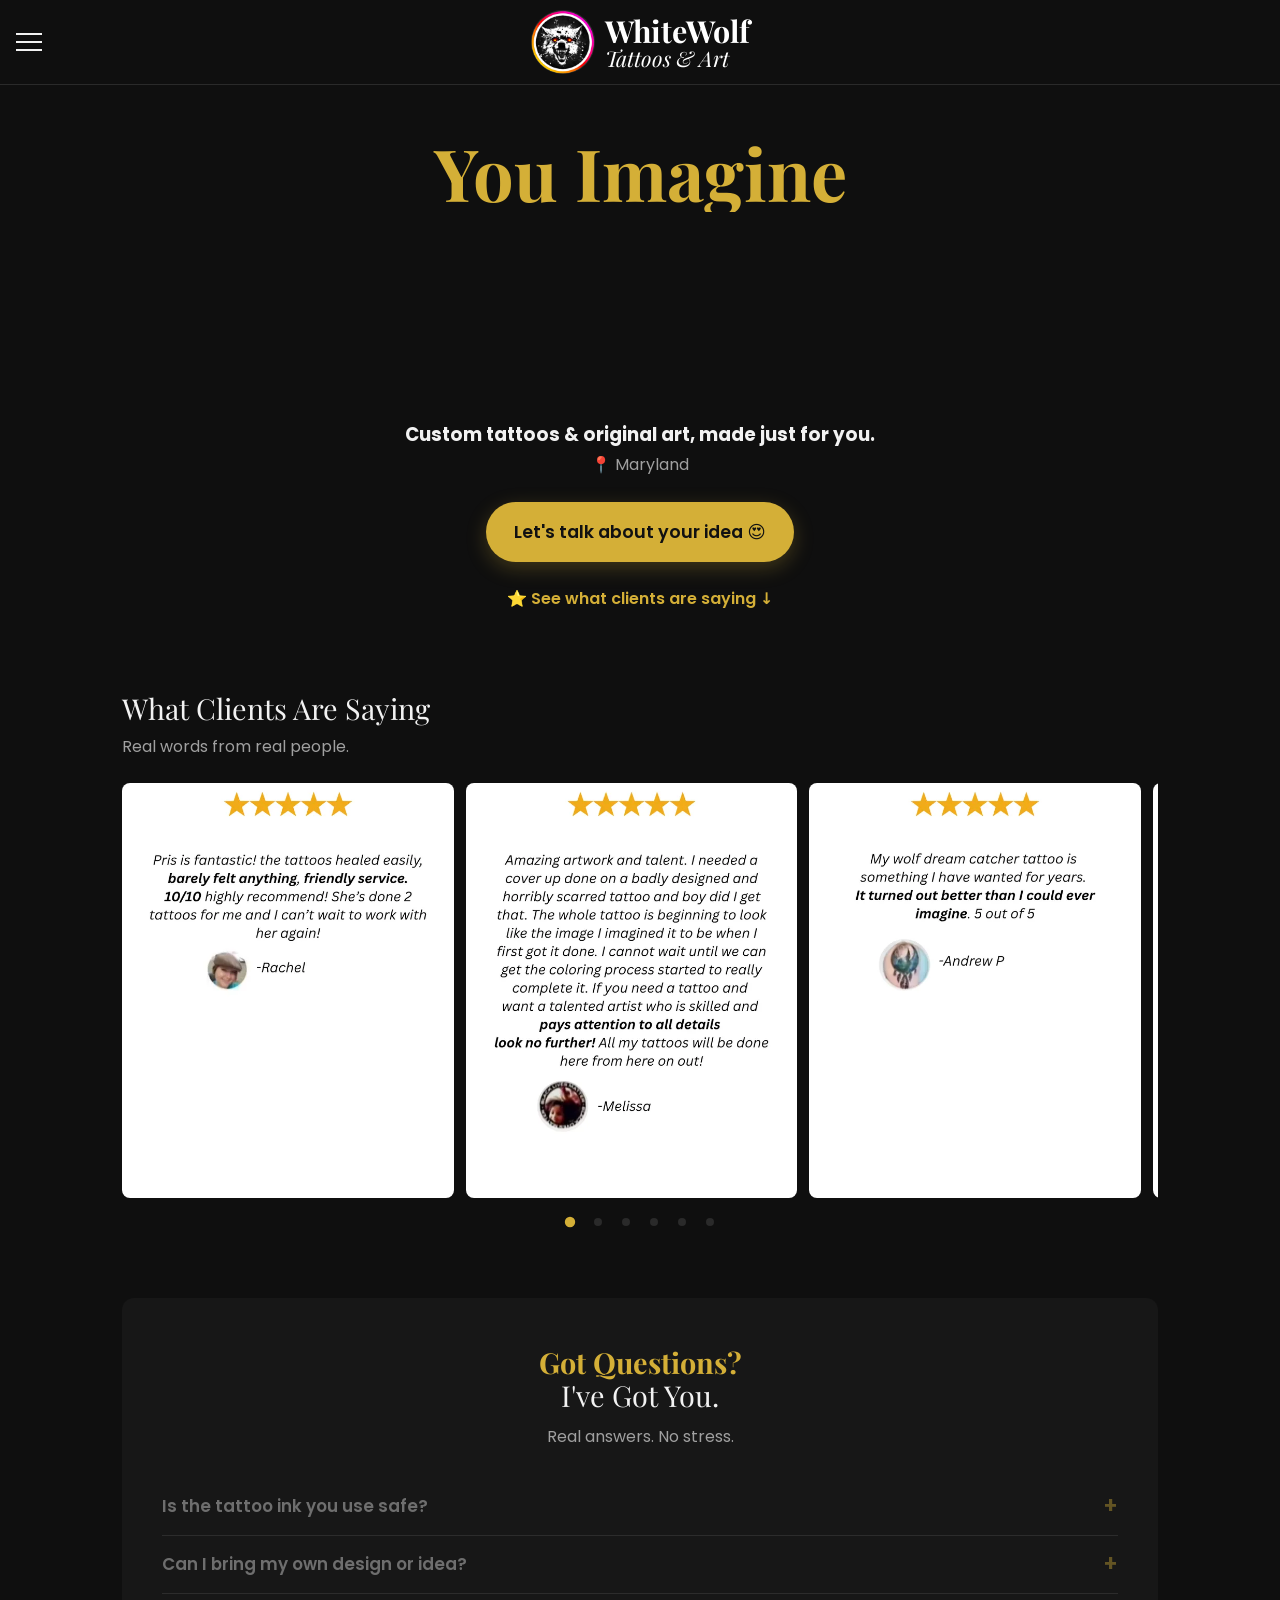
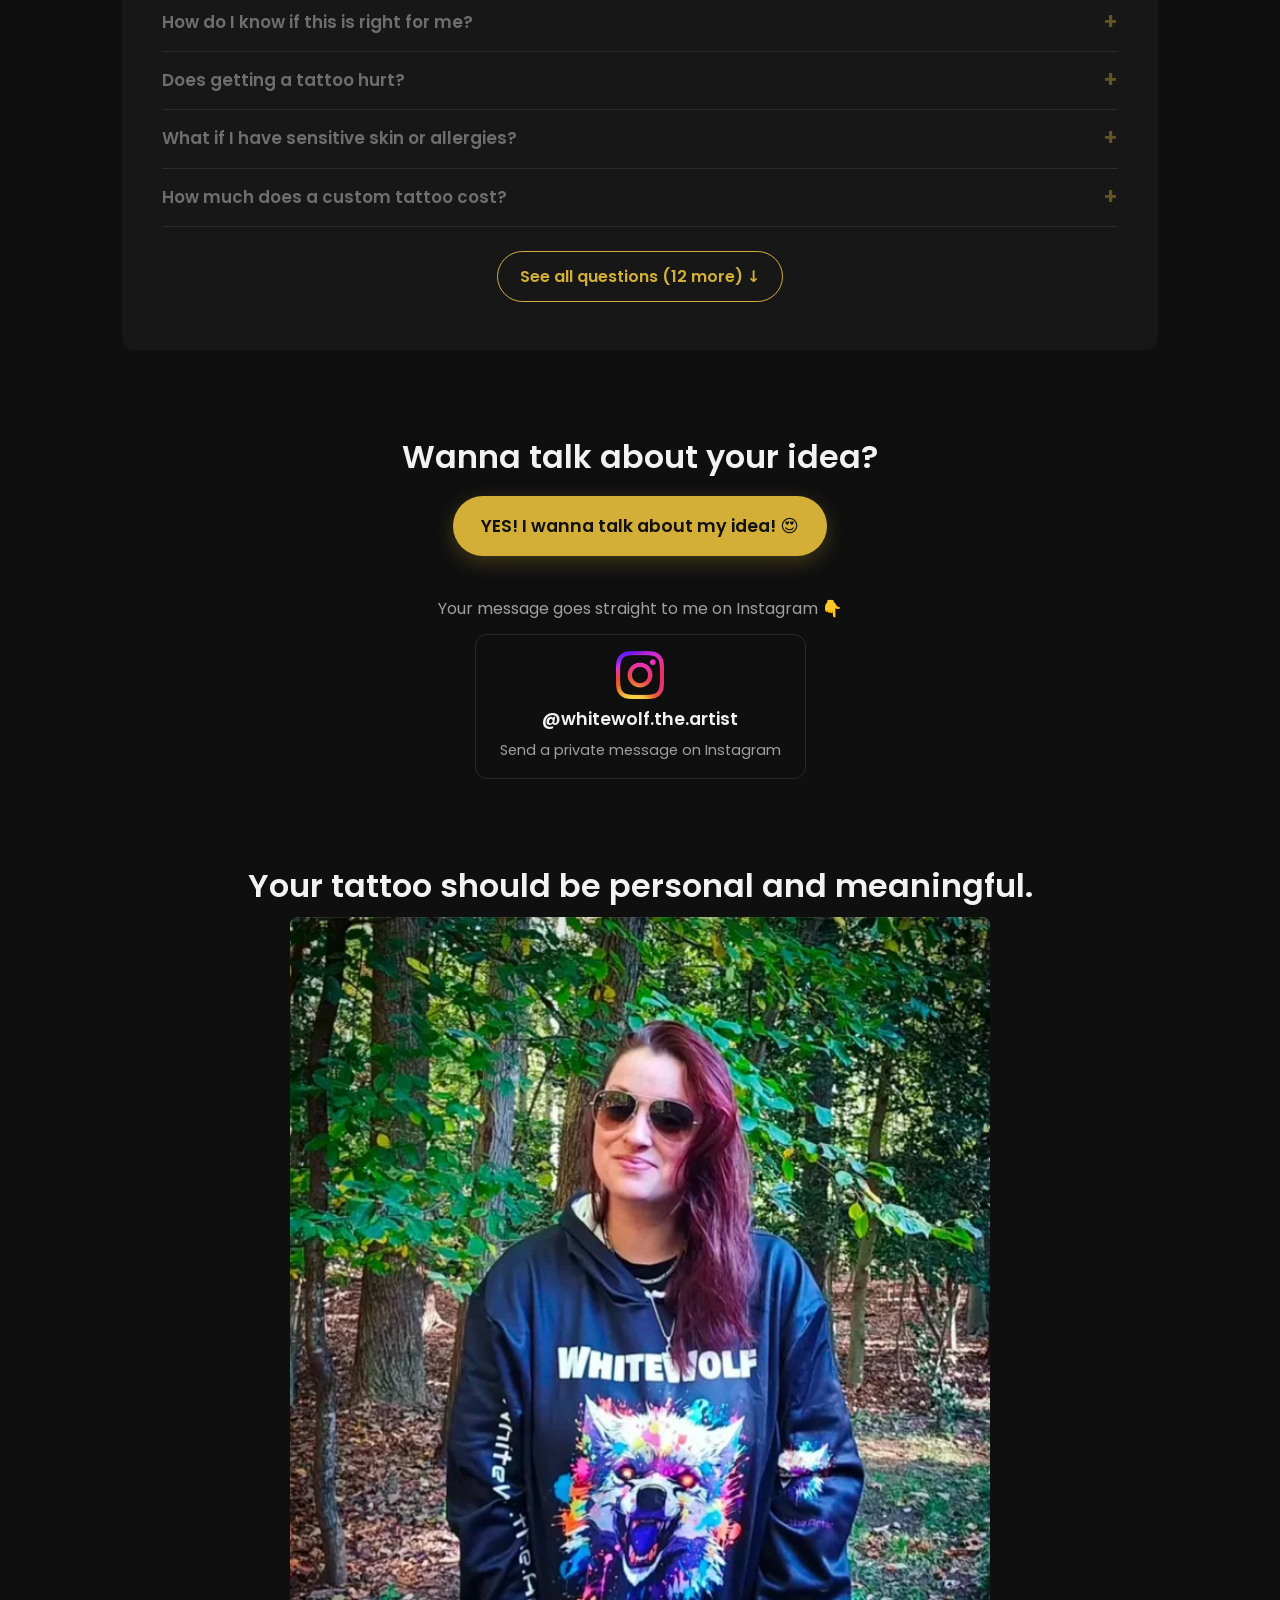
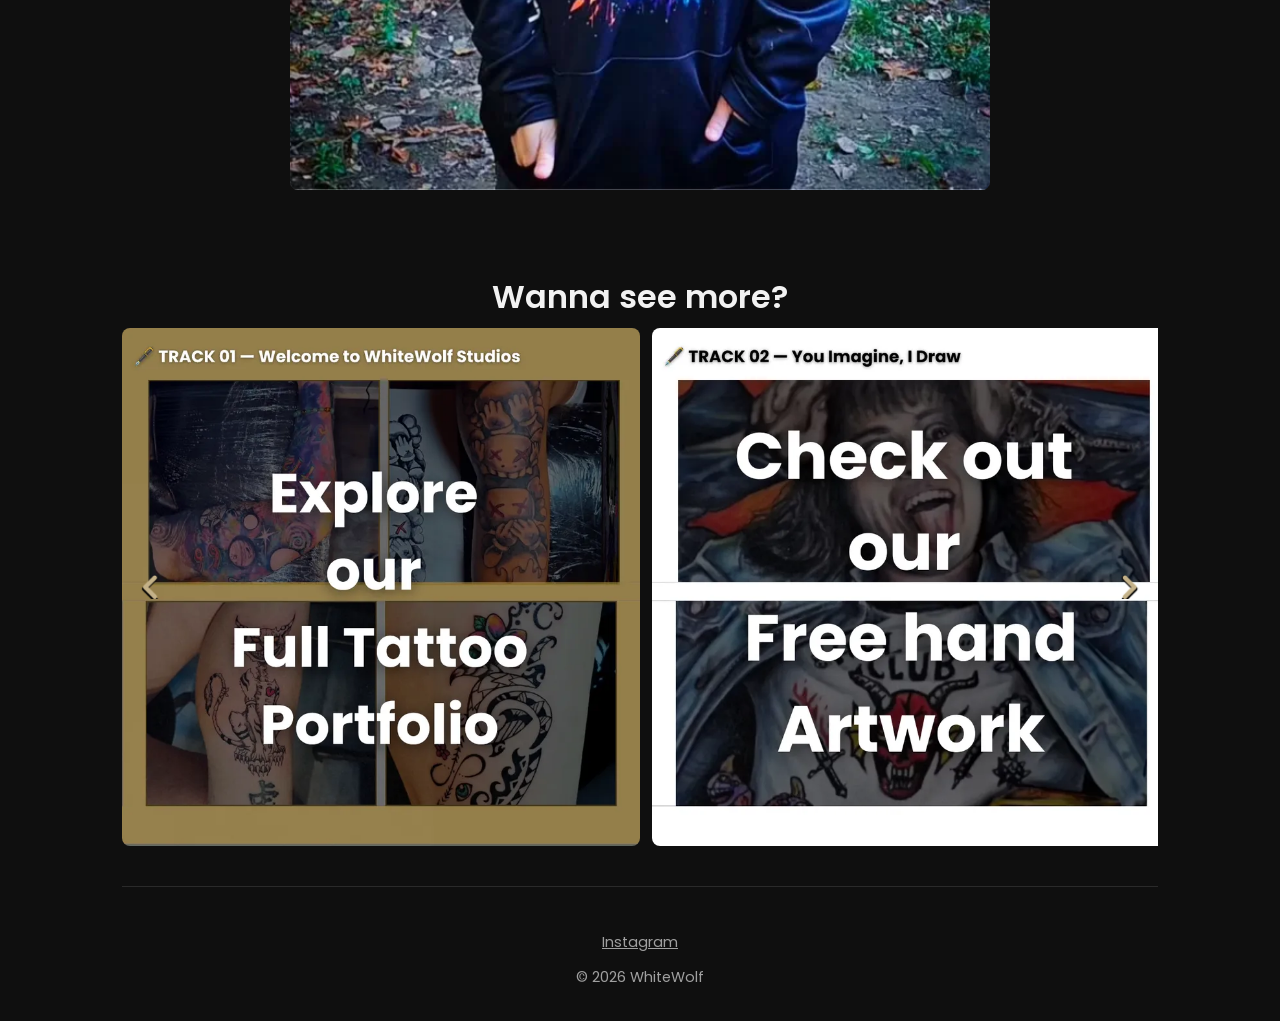
<file: index.html>
<!DOCTYPE html>
<html lang="en">
<head>
  <meta charset="UTF-8">
  <meta name="viewport" content="width=device-width, initial-scale=1">
  <title>WhiteWolf | Tattoos & Art</title>
  <meta name="robots" content="noindex">
  <meta name="description" content="Custom tattoos and original art by WhiteWolf.">
  <link rel="preconnect" href="https://fonts.googleapis.com">
  <link href="https://fonts.googleapis.com/css2?family=Inter:wght@400;600&family=Playfair+Display&display=swap" rel="stylesheet">
  <link rel="stylesheet" href="css/style.css">
</head>
<body>

    <header class="site-header">
    <button class="menu-btn" aria-label="Open menu" aria-expanded="false">
      <span></span><span></span><span></span>
    </button>
    <a href="index.html" class="brand" aria-label="WhiteWolf Tattoos and Art, home">
      <span class="brand-logo">
        <img src="media/Logo1.png" alt="" width="52" height="52">
      </span>
      <span class="brand-text">
        <span class="brand-name">WhiteWolf</span>
        <span class="brand-tag">Tattoos &amp; Art</span>
      </span>
    </a>
  </header>

  <!-- MENU (same on every page) -->
  <nav class="menu" id="menu" aria-label="Main menu">
    <button class="menu-close" aria-label="Close menu">&times;</button>
    <a href="index.html">Home</a>
    <a href="portfolio.html">Tattoos</a>
    <a href="fresh-vs-healed.html">Fresh Vs. Healed</a>
    <a href="coverups.html">Cover-Ups</a>
    <a href="art.html">Art</a>
    <a href="pricing.html">Pricing</a>
    <a href="about.html">About Me</a>
  </nav>

   <main>
    <section class="hero">
      <h1 class="rotator">
        <span class="is-active">You Imagine</span>
        <span>I Create</span>
      </h1>
    </section>

        <!-- 🎬 TRAILER VIDEO -->
    <section class="trailer">
      <video class="trailer-video"
             src="media/trailer.mp4"
             autoplay muted loop playsinline
             preload="auto"
             width="858" height="1073"
             aria-label="WhiteWolf tattoo and art trailer. Tap to pause.">
      </video>
    </section>

     
    <!-- ✨ UNDER THE TRAILER -->
    <section class="hero-cta">
      <p class="hero-cta-line"><strong>Custom tattoos &amp; original art, made just for you.</strong></p>
      <p class="hero-cta-place">📍 Maryland</p>
      <a href="https://ig.me/m/whitewolf.the.artist" class="btn cta-btn">Let's talk about your idea 😍</a>
      <a href="#reviews" class="hero-cta-reviews">⭐ See what clients are saying ↓</a>
    </section>
    
    
     <section class="reviews" id="reviews">
      <h2>What Clients Are Saying</h2>
      <p class="page-sub">Real words from real people.</p>
      <div class="review-track" id="review-track"></div>
      <div class="review-dots" id="review-dots"></div>
    </section>

       <section class="faq">
        <h2 class="faq-title">
        <span class="faq-title-gold">Got Questions?</span>
        <span>I've Got You.</span>
      </h2>
      <p class="faq-sub">Real answers. No stress.</p>
      
      <details>
        <summary>Is the tattoo ink you use safe?</summary>
        <p>Absolutely! As a tattoo artist, my rule is:<br>"If I can't eat it, I won't ink it." Our ink is all natural organic gluten-free ink. Guaranteed a clean experience.</p>
      </details>

      <!-- 💭 DREAM -->
      <details>
        <summary>Can I bring my own design or idea?</summary>
        <p><strong>Yes, please do!</strong> Bring a sketch, a photo, or even just a feeling. I'll turn it into a one-of-a-kind design that's made just for you. You imagine, I create.</p>
      </details>
      <details>
        <summary>How do I know if this is right for me?</summary>
        <p>If you've been thinking about a tattoo for a while, that's a good sign. Take your time, look through my work, and see what speaks to you. Not sure yet? Send me a message. <strong>There's no pressure</strong>, just a friendly chat about your idea.</p>
      </details>

      <!-- 😬 DOUBTS -->
      <details>
        <summary>Does getting a tattoo hurt?</summary>
        <p>A little, but it's usually <strong>less than people expect</strong>. Most say it feels like a scratch or a light sting. Some spots, like ribs or feet, feel more than others. We can take breaks anytime, and I'll check on you the whole way through.</p>
      </details>
      <details>
        <summary>What if I have sensitive skin or allergies?</summary>
        <p>Tell me before your appointment so I can plan for it. <strong>Your comfort and safety come first.</strong> If you have a skin condition or allergies, it's a good idea to check with your doctor before getting tattooed.</p>
      </details>

      <!-- 💲 DOLLARS -->
      <details>
        <summary>How much does a custom tattoo cost?</summary>
        <p>Every piece is different, so the price depends on the <strong>size, detail, and placement</strong>. Send me your idea, and I'll give you a free quote. No surprises.</p>
      </details>
      <details>
        <summary>Is there a deposit?</summary>
        <p>Yes. A deposit <strong>holds your spot</strong> and goes toward the final price of your tattoo. Deposits are non-refundable, but you can move your date if you give me at least 48 hours' notice.</p>
      </details>

      <!-- 📅 DO IT -->
      <details>
        <summary>How do I book?</summary>
        <p>Send me a DM on Instagram at <a href="https://instagram.com/whitewolf.the.artist">@whitewolf.the.artist</a>. Tell me your idea, where you want it, about how big, and add any photos that inspire you. <strong>I'll take it from there!</strong></p>
      </details>
      <details>
        <summary>Do you take walk-ins, or is it by appointment only?</summary>
        <p>I work <strong>by appointment</strong>, so every client gets my full time and attention. If an open spot comes up, I'll post it on Instagram.</p>
      </details>
      <details>
        <summary>Do you tattoo minors?</summary>
        <p>No. You must be <strong>18 or older</strong> and bring a valid photo ID to your appointment.</p>
      </details>

      <!-- 🗓️ DAY OF -->
      <details>
        <summary>How do I prepare for my tattoo appointment?</summary>
        <p><strong>Get good sleep, eat a full meal, and drink lots of water</strong> before you come in. Skip alcohol for 24 hours before. Bring a snack and a drink, and come ready to relax.</p>
      </details>
      <details>
        <summary>What should I wear to my tattoo appointment?</summary>
        <p>Wear <strong>comfy clothes</strong> that make it easy to reach the spot we're tattooing. Dark clothes are best, since ink can sometimes get on them.</p>
      </details>
      <details>
        <summary>Can I bring a friend to my appointment?</summary>
        <p>Yes, you can bring <strong>one friend</strong> for support. Just let me know ahead of time so I can make room.</p>
      </details>
      <details>
        <summary>Is tipping expected?</summary>
        <p>Tips are <strong>never required, but always appreciated</strong>. Many people tip about 15 to 20 percent if they love their tattoo.</p>
      </details>

      <!-- 🩹 AFTER -->
      <details>
        <summary>How should I take care of my new tattoo?</summary>
        <p>I'll give you <strong>simple aftercare steps</strong> before you leave. The basics: keep it clean, wash it gently with unscented soap, add a thin layer of unscented lotion, and don't pick or scratch it. Keep it out of the sun, pools, and baths while it heals.</p>
      </details>
      <details>
        <summary>How long does a tattoo take to heal?</summary>
        <p>The top layer of skin usually heals in about <strong>2 to 4 weeks</strong>. Deeper healing can take a few months. Everyone heals a little differently, so be patient and follow your aftercare.</p>
      </details>
      <details>
        <summary>Can I work out after getting tattooed?</summary>
        <p>Take it easy for the <strong>first few days</strong>. Lots of sweat and rubbing can bother a new tattoo. Light activity is fine, and you can get back to your normal routine as it heals.</p>
      </details>
            <details>
        <summary>Do you do touch-ups?</summary>
        <p><strong>Yes!</strong> I want your tattoo to look its best for years. If you need a touch-up within 3 months of your appointment, it's on me. <strong>I've got you, even after you leave.</strong></p>
      </details>
    </section>

    <!-- 💬 TALK ABOUT YOUR IDEA -->
    <section class="cta">
      <h2 class="hero-sub">Wanna talk about your idea?</h2>
      <a href="https://ig.me/m/whitewolf.the.artist" class="btn cta-btn">YES! I wanna talk about my idea! 😍</a>

      <p class="cta-alt-q">Your message goes straight to me on Instagram 👇</p>
      <a class="ig-card" href="https://ig.me/m/whitewolf.the.artist">
        <img src="media/icons/instagram.png" alt="" width="48" height="48">
        <span class="ig-handle">@whitewolf.the.artist</span>
        <span class="ig-note">Send a private message on Instagram</span>
      </a>
    </section>

    <!-- 🆕 STILL PHOTO: photo 6 -->
    <section class="feature-photo">
      <h2 class="hero-sub">Your tattoo should be personal and meaningful.</h2>
      <img src="media/home-page-photos/home-06.webp" alt="Tattoo by WhiteWolf" width="800" height="1000" loading="lazy">
    </section>

    <!-- 🆕 BOTTOM CAROUSEL: photos 7-10 -->
    <section>
      <h2 class="hero-sub">Wanna see more?</h2>
      <div class="carousel-wrap" data-wait-until-seen>
        <button class="car-btn car-prev" type="button" aria-label="Previous photo">
          <img src="media/icons/arrow-left.png" alt="">
        </button>
        <div class="carousel carousel-fit">
          <a href="portfolio.html">
            <img src="media/home-page-photos/home-07.webp" alt="Explore the full tattoo portfolio" width="800" height="1000" loading="lazy">
          </a>
          <a href="art.html">
            <img src="media/home-page-photos/home-08.webp" alt="Check out the freehand artwork" width="800" height="1000" loading="lazy">
          </a>
          <a href="coverups.html">
            <img src="media/home-page-photos/home-09.webp" alt="See tattoo cover-ups" width="800" height="1000" loading="lazy">
          </a>
          <a href="pricing.html">
            <img src="media/home-page-photos/home-10.webp" alt="See tattoo pricing" width="800" height="1000" loading="lazy">
          </a>
        </div>
        <button class="car-btn car-next" type="button" aria-label="Next photo">
          <img src="media/icons/arrow-right.png" alt="">
        </button>
      </div>
    </section>
    
  <!-- FOOTER (same on every page) -->
  <footer class="site-footer">
    <a href="https://instagram.com/whitewolf.the.artist">Instagram</a>
    <p>&copy; 2026 WhiteWolf</p>
  </footer>

  <script src="js/main.js"></script>
    <script>
    // ==========================================================
    // 🔢 CHANGE THIS NUMBER to how many review photos there are!
    // ==========================================================
    const REVIEW_COUNT = 6;
    const REVIEW_SPEED = 4000;   // 4000 = 4 seconds per review

    const track = document.getElementById('review-track');
    const dotsBox = document.getElementById('review-dots');
    const two = (n) => String(n).padStart(2, '0');   // 1 → "01"
    const calm = window.matchMedia('(prefers-reduced-motion: reduce)').matches;
    let index = 0;

    // build the photos and dots
    for (let i = 1; i <= REVIEW_COUNT; i++) {
      const img = document.createElement('img');
      img.src = 'media/reviews/review-' + two(i) + '.webp';
      img.alt = 'Client review ' + i;
      img.loading = 'lazy';
      img.decoding = 'async';
      track.appendChild(img);

      const dot = document.createElement('button');
      dot.type = 'button';
      dot.setAttribute('aria-label', 'Show review ' + i);
      dot.addEventListener('click', () => { goTo(i - 1); pauseForAWhile(); });
      dotsBox.appendChild(dot);
    }

    function lightDot() {
      [...dotsBox.children].forEach((d, i) => d.classList.toggle('is-active', i === index));
    }

    // slide to one review (in the middle)
    function goTo(i) {
      index = (i + REVIEW_COUNT) % REVIEW_COUNT;
      const slide = track.children[index];
      track.scrollTo({
        left: slide.offsetLeft - (track.clientWidth - slide.offsetWidth) / 2,
        behavior: calm ? 'auto' : 'smooth'
      });
      lightDot();
    }

    // when someone swipes, figure out which review is in the middle
    let scrollTimer;
    track.addEventListener('scroll', () => {
      clearTimeout(scrollTimer);
      scrollTimer = setTimeout(() => {
        const middle = track.scrollLeft + track.clientWidth / 2;
        let closest = 0, best = Infinity;
        [...track.children].forEach((s, i) => {
          const d = Math.abs(s.offsetLeft + s.offsetWidth / 2 - middle);
          if (d < best) { best = d; closest = i; }
        });
        index = closest;
        lightDot();
      }, 120);
    }, { passive: true });

    // auto-slide, but pause while someone is touching it
    let paused = false, resumeTimer;
    function pauseForAWhile() {
      paused = true;
      clearTimeout(resumeTimer);
      resumeTimer = setTimeout(() => { paused = false; }, 6000);   // starts again after 6 seconds
    }
    track.addEventListener('touchstart', pauseForAWhile, { passive: true });
    track.addEventListener('mouseenter', () => { paused = true; });
    track.addEventListener('mouseleave', () => { paused = false; });

    lightDot();
    if (!calm) {   // people who turned on "Reduce Motion" can still swipe, it just won't move by itself
      setInterval(() => { if (!paused) goTo(index + 1); }, REVIEW_SPEED);
    }
  </script>
</body>
</html>
</file>
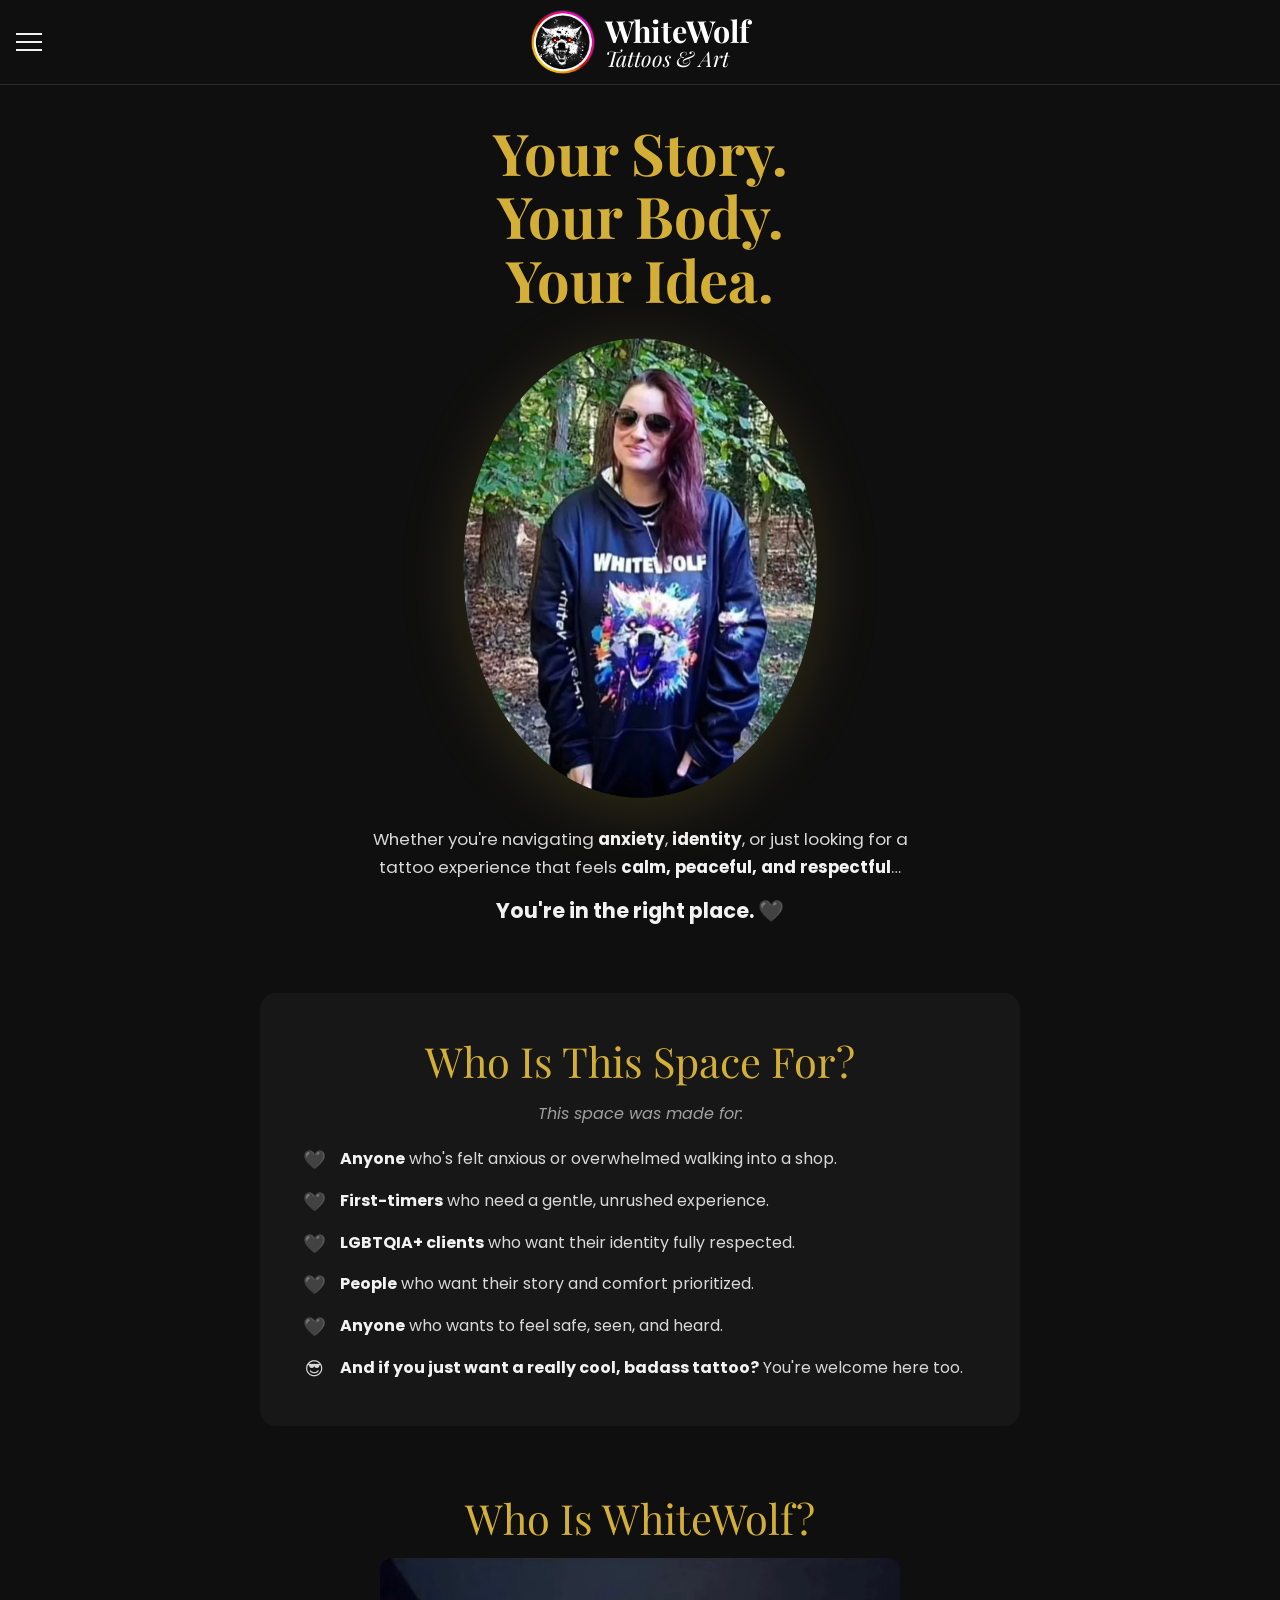
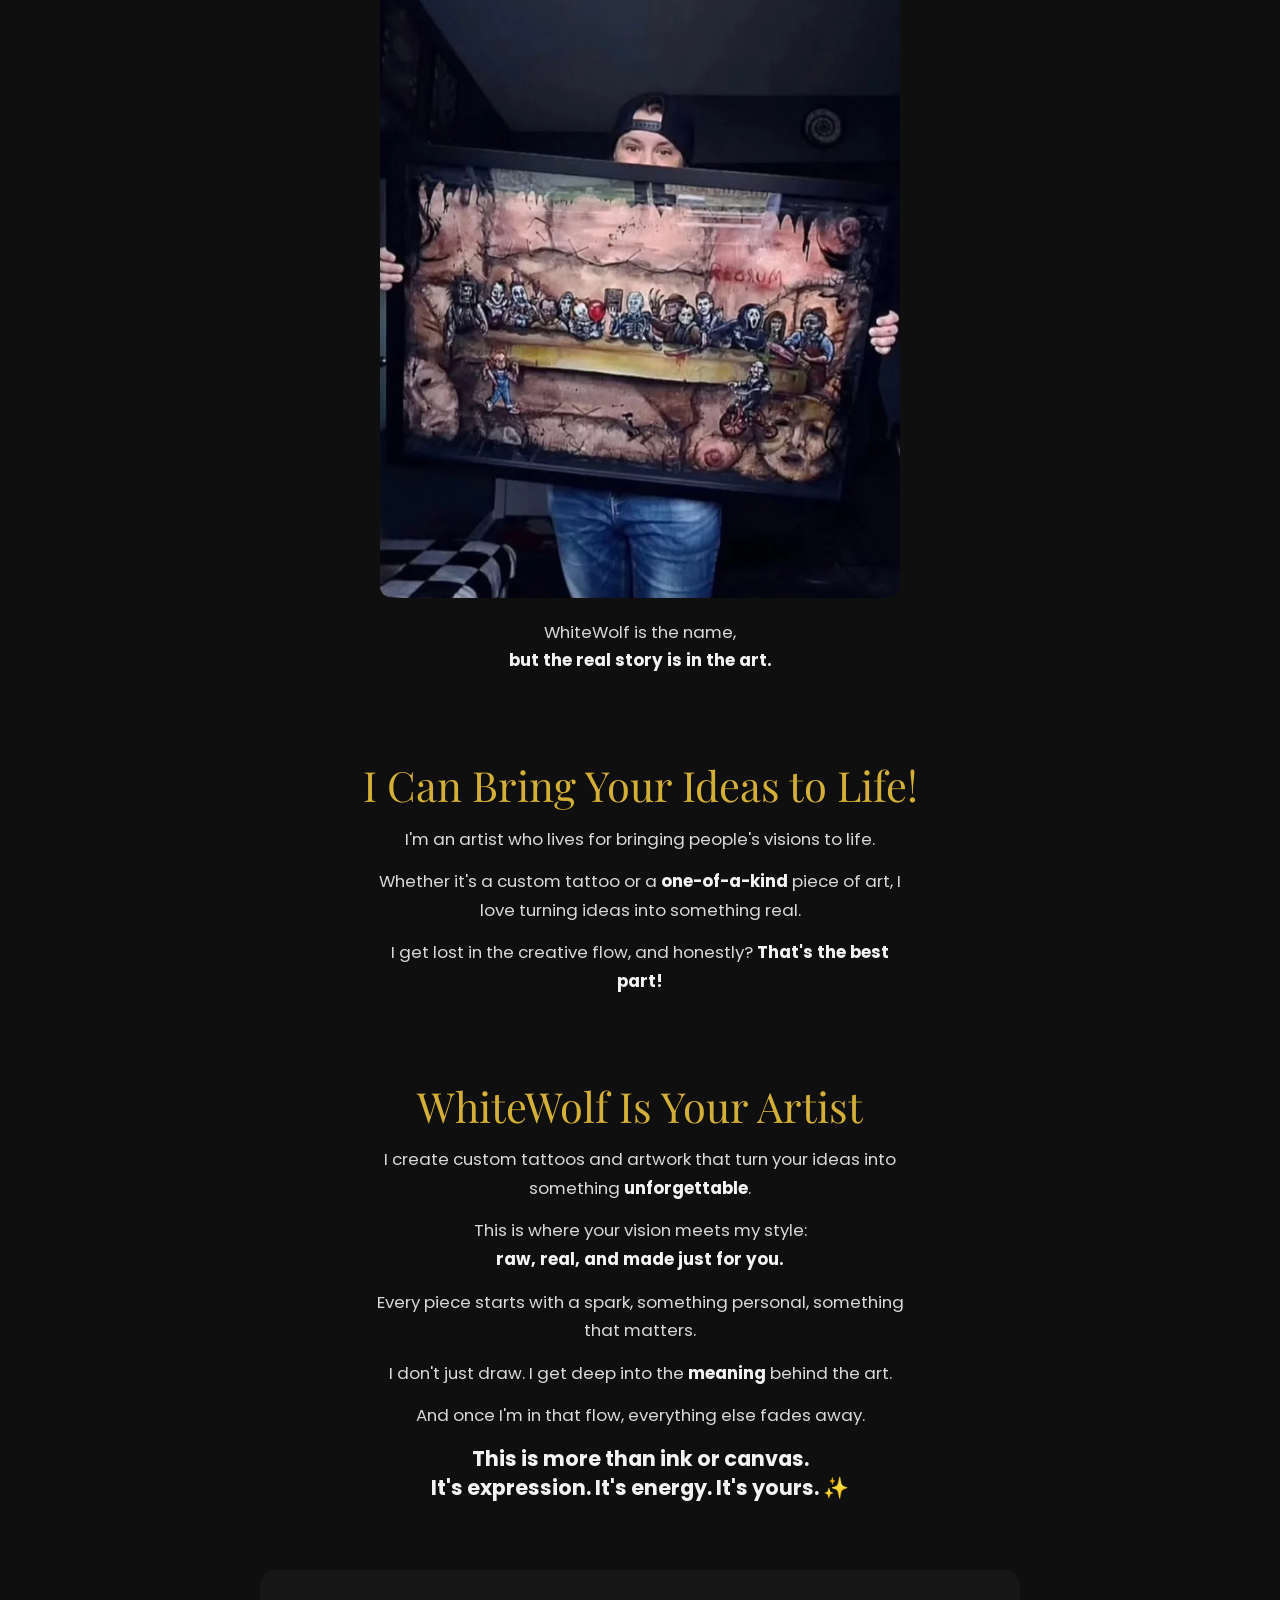
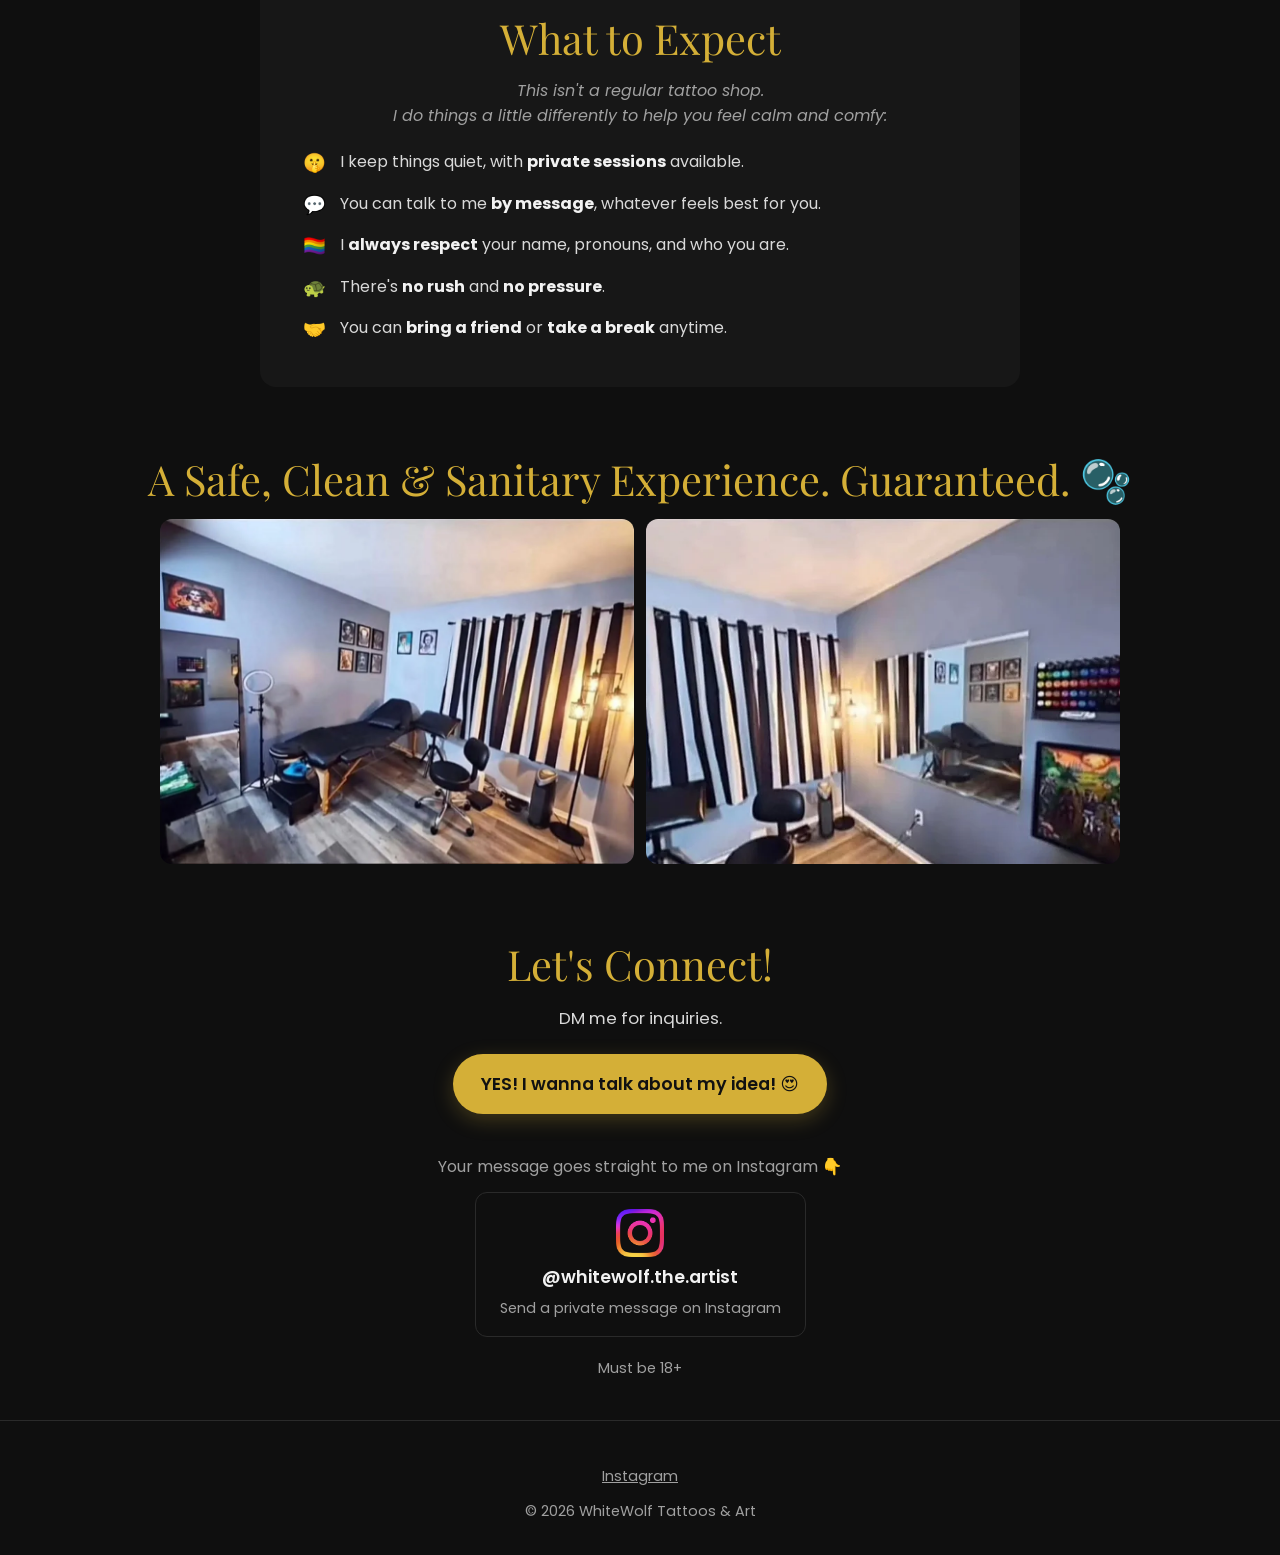
<file: about.html>
<!DOCTYPE html>
<html lang="en">
<head>
  <meta charset="UTF-8">
  <meta name="viewport" content="width=device-width, initial-scale=1">
  <title>About Me | WhiteWolf Tattoos & Art</title>
  <meta name="robots" content="noindex">
  <meta name="description" content="Meet WhiteWolf: custom tattoos and art in a calm, safe, and respectful space.">
  <link rel="stylesheet" href="css/style.css">
</head>
<body>

  <header class="site-header">
    <button class="menu-btn" aria-label="Open menu" aria-expanded="false">
      <span></span><span></span><span></span>
    </button>
    <a href="index.html" class="brand" aria-label="WhiteWolf Tattoos and Art, home">
      <span class="brand-logo">
        <img src="media/Logo1.png" alt="" width="52" height="52">
      </span>
      <span class="brand-text">
        <span class="brand-name">WhiteWolf</span>
        <span class="brand-tag">Tattoos &amp; Art</span>
      </span>
    </a>
  </header>

  <nav class="menu" id="menu" aria-label="Main menu">
    <button class="menu-close" aria-label="Close menu">&times;</button>
    <a href="index.html">Home</a>
    <a href="portfolio.html">Tattoos</a>
    <a href="fresh-vs-healed.html">Fresh Vs. Healed</a>
    <a href="coverups.html">Cover-Ups</a>
    <a href="art.html">Art</a>
    <a href="pricing.html">Pricing</a>
    <a href="about.html">About Me</a>
  </nav>

  <main>

    <!-- 🟡 1. THE HOOK -->
    <section class="ab-section">
      <h1 class="ab-hook-title">
        <span>Your Story.</span>
        <span>Your Body.</span>
        <span>Your Idea.</span>
      </h1>
      <img class="ab-oval" src="media/about/about-01.webp" alt="WhiteWolf, the artist, smiling in a WhiteWolf hoodie" width="626" height="810" fetchpriority="high">
      <p class="ab-text">Whether you're navigating <strong>anxiety</strong>, <strong>identity</strong>, or just looking for a tattoo experience that feels <strong>calm, peaceful, and respectful</strong>…</p>
      <p class="ab-land">You're in the right place. 🖤</p>
    </section>

    <!-- 🟡 2. WHO IS THIS SPACE FOR? -->
    <section class="ab-card">
      <h2 class="ab-title">Who Is This Space For?</h2>
      <p class="ab-intro">This space was made for:</p>
      <ul class="ab-list">
        <li><span class="ab-icon">🖤</span><span><strong>Anyone</strong> who's felt anxious or overwhelmed walking into a shop.</span></li>
        <li><span class="ab-icon">🖤</span><span><strong>First-timers</strong> who need a gentle, unrushed experience.</span></li>
        <li><span class="ab-icon">🖤</span><span><strong>LGBTQIA+ clients</strong> who want their identity fully respected.</span></li>
        <li><span class="ab-icon">🖤</span><span><strong>People</strong> who want their story and comfort prioritized.</span></li>
        <li><span class="ab-icon">🖤</span><span><strong>Anyone</strong> who wants to feel safe, seen, and heard.</span></li>
        <li><span class="ab-icon">😎</span><span><strong>And if you just want a really cool, badass tattoo?</strong> You're welcome here too.</span></li>
      </ul>
    </section>

    <!-- 🟡 3. WHO IS WHITEWOLF? -->
    <section class="ab-section">
      <h2 class="ab-title">Who Is WhiteWolf?</h2>
      <img class="ab-photo" src="media/about/about-02.webp" alt="WhiteWolf holding a large horror-themed painting she created" width="772" height="950" loading="lazy">
      <p class="ab-text">WhiteWolf is the name,<br><strong>but the real story is in the art.</strong></p>
    </section>

    <!-- 🟡 4. I CAN BRING YOUR IDEAS TO LIFE -->
    <section class="ab-section">
      <h2 class="ab-title">I Can Bring Your Ideas to Life!</h2>
      <p class="ab-text">I'm an artist who lives for bringing people's visions to life.</p>
      <p class="ab-text">Whether it's a custom tattoo or a <strong>one-of-a-kind</strong> piece of art, I love turning ideas into something real.</p>
      <p class="ab-text">I get lost in the creative flow, and honestly? <strong>That's the best part!</strong></p>
    </section>

    <!-- 🟡 5. WHITEWOLF IS YOUR ARTIST -->
    <section class="ab-section">
      <h2 class="ab-title">WhiteWolf Is Your Artist</h2>
      <p class="ab-text">I create custom tattoos and artwork that turn your ideas into something <strong>unforgettable</strong>.</p>
      <p class="ab-text">This is where your vision meets my style:<br><strong>raw, real, and made just for you.</strong></p>
      <p class="ab-text">Every piece starts with a spark, something personal, something that matters.</p>
      <p class="ab-text">I don't just draw. I get deep into the <strong>meaning</strong> behind the art.</p>
      <p class="ab-text">And once I'm in that flow, everything else fades away.</p>
      <p class="ab-land">This is more than ink or canvas.<br>It's expression. It's energy. It's yours. ✨</p>
    </section>

    <!-- 🟡 6. WHAT TO EXPECT -->
    <section class="ab-card">
      <h2 class="ab-title">What to Expect</h2>
      <p class="ab-intro">This isn't a regular tattoo shop.<br>I do things a little differently to help you feel calm and comfy:</p>
      <ul class="ab-list">
        <li><span class="ab-icon">🤫</span><span>I keep things quiet, with <strong>private sessions</strong> available.</span></li>
        <li><span class="ab-icon">💬</span><span>You can talk to me <strong>by message</strong>, whatever feels best for you.</span></li>
        <li><span class="ab-icon">🏳️‍🌈</span><span>I <strong>always respect</strong> your name, pronouns, and who you are.</span></li>
        <li><span class="ab-icon">🐢</span><span>There's <strong>no rush</strong> and <strong>no pressure</strong>.</span></li>
        <li><span class="ab-icon">🤝</span><span>You can <strong>bring a friend</strong> or <strong>take a break</strong> anytime.</span></li>
      </ul>
    </section>

    <!-- 🟡 7. SAFE, CLEAN & SANITARY -->
    <section class="ab-section">
      <h2 class="ab-title">A Safe, Clean &amp; Sanitary Experience. Guaranteed. 🫧</h2>
      <div class="ab-photos">
        <img class="ab-photo" src="media/about/about-03.webp" alt="WhiteWolf's clean, cozy private tattoo studio with a tattoo bed and chair" width="984" height="716" loading="lazy">
        <img class="ab-photo" src="media/about/about-04.webp" alt="Another view of the studio with a mirror, ink wall, and artwork" width="774" height="496" loading="lazy">
      </div>
    </section>

    <!-- 🟡 8. LET'S CONNECT -->
    <section class="cta">
      <h2 class="ab-title">Let's Connect!</h2>
      <p class="ab-text">DM me for inquiries.</p>
      <a href="https://ig.me/m/whitewolf.the.artist" class="btn cta-btn">YES! I wanna talk about my idea! 😍</a>

      <p class="cta-alt-q">Your message goes straight to me on Instagram 👇</p>
      <a class="ig-card" href="https://ig.me/m/whitewolf.the.artist">
        <img src="media/icons/instagram.png" alt="" width="48" height="48">
        <span class="ig-handle">@whitewolf.the.artist</span>
        <span class="ig-note">Send a private message on Instagram</span>
      </a>
      <p class="ab-age">Must be 18+</p>
    </section>

  </main>

  <footer class="site-footer">
    <a href="https://instagram.com/whitewolf.the.artist">Instagram</a>
    <p>&copy; 2026 WhiteWolf Tattoos &amp; Art</p>
  </footer>

  <script src="js/main.js"></script>
</body>
</html>
</file>
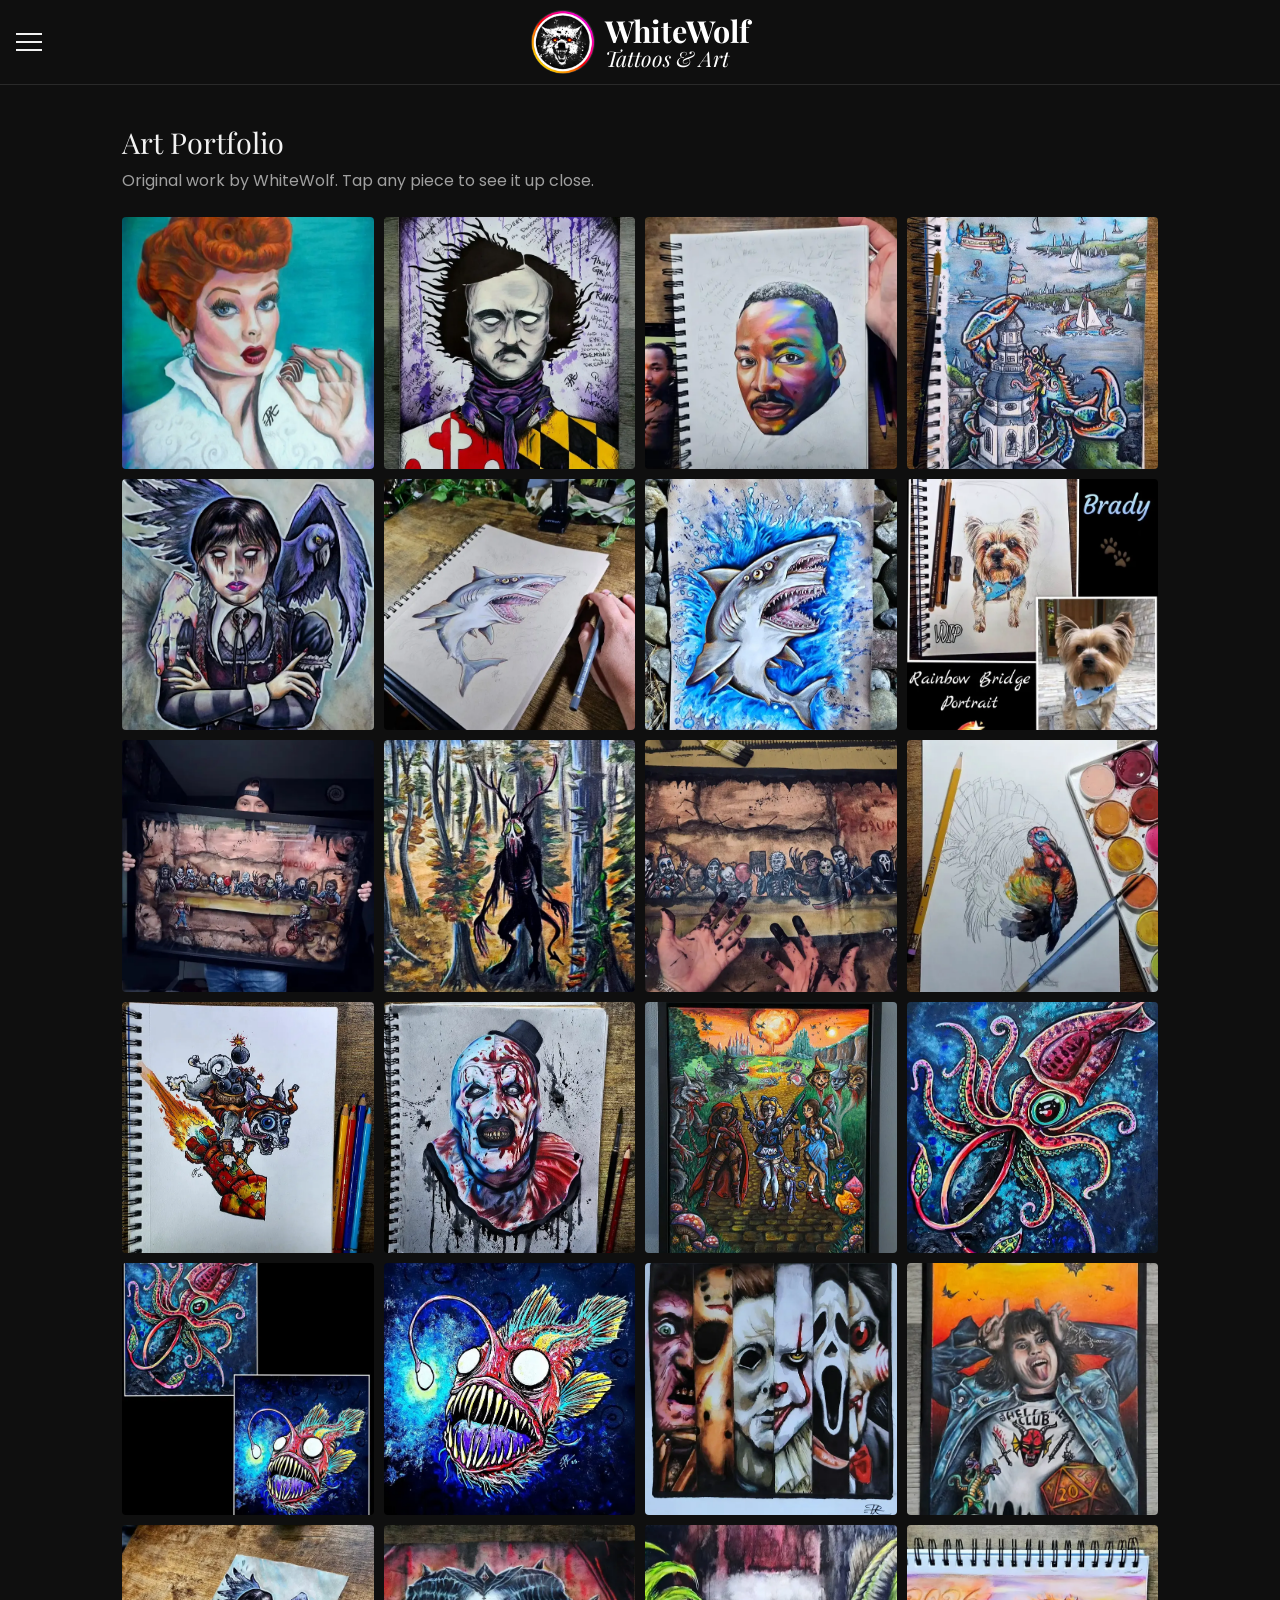
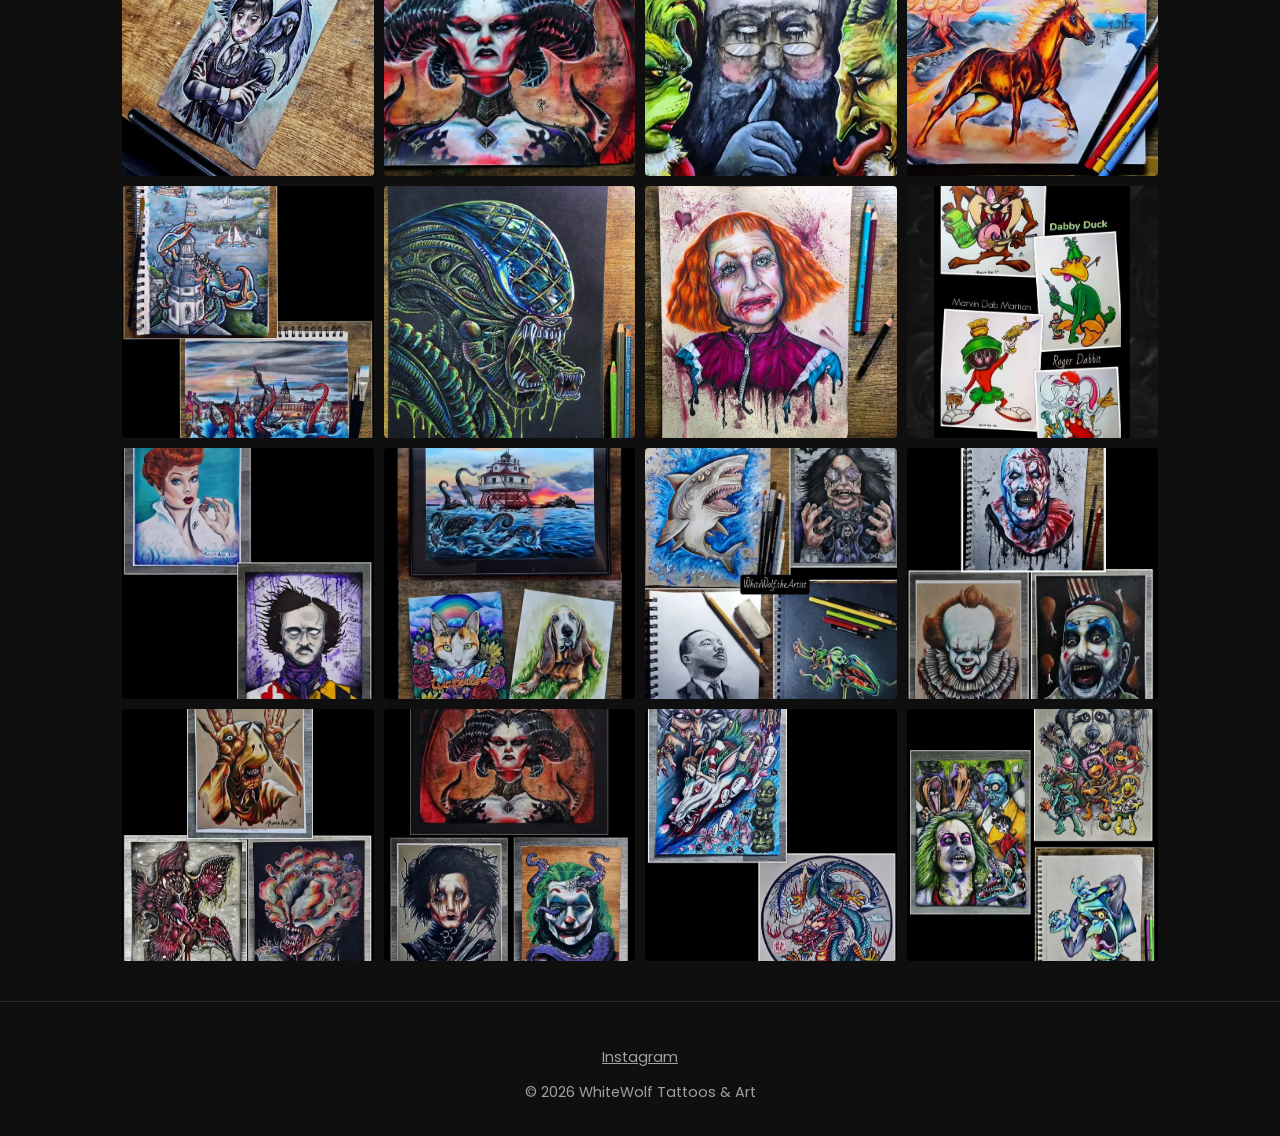
<file: art.html>
<!DOCTYPE html>
<html lang="en">
<head>
  <meta charset="UTF-8">
  <meta name="viewport" content="width=device-width, initial-scale=1">
  <title>Art Portfolio | WhiteWolf Tattoos & Art</title>
  <meta name="robots" content="noindex">
  <meta name="description" content="Original art by WhiteWolf.">
  <link rel="stylesheet" href="css/style.css">
</head>
<body>

  <header class="site-header">
    <button class="menu-btn" aria-label="Open menu" aria-expanded="false">
      <span></span><span></span><span></span>
    </button>
    <a href="index.html" class="brand" aria-label="WhiteWolf Tattoos and Art, home">
      <span class="brand-logo">
        <img src="media/Logo1.png" alt="" width="52" height="52">
      </span>
      <span class="brand-text">
        <span class="brand-name">WhiteWolf</span>
        <span class="brand-tag">Tattoos &amp; Art</span>
      </span>
    </a>
  </header>

  <nav class="menu" id="menu" aria-label="Main menu">
    <button class="menu-close" aria-label="Close menu">&times;</button>
    <a href="index.html">Home</a>
    <a href="portfolio.html">Tattoos</a>
    <a href="fresh-vs-healed.html">Fresh Vs. Healed</a>
    <a href="coverups.html">Cover-Ups</a>
    <a href="art.html">Art</a>
    <a href="pricing.html">Pricing</a>
    <a href="about.html">About Me</a>
  </nav>

  <main>
    <section>
      <h2>Art Portfolio</h2>
      <p class="page-sub">Original work by WhiteWolf. Tap any piece to see it up close.</p>
      <div class="gallery" id="gallery"></div>
    </section>
  </main>

  <!-- TAP-TO-SEE-BIG VIEWER -->
  <dialog class="lightbox" id="lightbox" aria-label="Artwork viewer">
    <img id="lb-img" alt="">
    <button class="lb-btn lb-close" id="lb-close" aria-label="Close">&times;</button>
    <button class="lb-btn lb-prev" id="lb-prev" aria-label="Previous">&#8249;</button>
    <button class="lb-btn lb-next" id="lb-next" aria-label="Next">&#8250;</button>
    <p class="lb-count" id="lb-count"></p>
  </dialog>

  <footer class="site-footer">
    <a href="https://instagram.com/whitewolf.the.artist">Instagram</a>
    <p>&copy; 2026 WhiteWolf Tattoos &amp; Art</p>
  </footer>

  <script src="js/main.js"></script>
  <script>
    // ==========================================================
    // 🔢 CHANGE THIS NUMBER to how many art photos there are!
    // ==========================================================
    const ART_COUNT = 36;

    const gallery = document.getElementById('gallery');
    const box = document.getElementById('lightbox');
    const bigImg = document.getElementById('lb-img');
    const counter = document.getElementById('lb-count');
    let current = 1;

    // turns 1 into "001", 12 into "012"
    const num = (i) => String(i).padStart(3, '0');

    // build the grid
    for (let i = 1; i <= ART_COUNT; i++) {
      const btn = document.createElement('button');
      btn.type = 'button';
      btn.setAttribute('aria-label', 'See artwork ' + i + ' bigger');

      const img = document.createElement('img');
      if (i > 6) img.loading = 'lazy';      // only load the first 6 right away
      img.decoding = 'async';
      img.width = 800;
      img.height = 800;
      img.alt = 'Original artwork by WhiteWolf, piece ' + i;
      img.src = 'media/art-work/Small/art-' + num(i) + '.webp';

      btn.appendChild(img);
      btn.addEventListener('click', () => openBox(i));
      gallery.appendChild(btn);
    }

    // show one big picture (wraps around at the ends)
    function show(i) {
      current = ((i - 1 + ART_COUNT) % ART_COUNT) + 1;
      bigImg.src = 'media/art-work/Big/art-' + num(current) + '.webp';
      bigImg.alt = 'Original artwork by WhiteWolf, piece ' + current;
      counter.textContent = current + ' / ' + ART_COUNT;
    }
    function openBox(i) {
      show(i);
      box.showModal();
      document.body.style.overflow = 'hidden';
    }
    function closeBox() { box.close(); }

    box.addEventListener('close', () => {
      document.body.style.overflow = '';
      bigImg.removeAttribute('src');
    });

    // buttons
    document.getElementById('lb-prev').addEventListener('click', () => show(current - 1));
    document.getElementById('lb-next').addEventListener('click', () => show(current + 1));
    document.getElementById('lb-close').addEventListener('click', closeBox);

    // tap the dark area to close
    box.addEventListener('click', (e) => { if (e.target === box) closeBox(); });

    // arrow keys on a computer
    document.addEventListener('keydown', (e) => {
      if (!box.open) return;
      if (e.key === 'ArrowLeft') show(current - 1);
      if (e.key === 'ArrowRight') show(current + 1);
    });

        // swipe left/right on a phone (but NOT while zooming)
    let startX = 0;
    let startY = 0;
    let usedTwoFingers = false;

    // is the page zoomed in right now?
    const isZoomed = () => window.visualViewport && window.visualViewport.scale > 1.05;

    box.addEventListener('touchstart', (e) => {
      if (e.touches.length > 1) {          // 2 fingers = pinch zoom
        usedTwoFingers = true;
        return;
      }
      usedTwoFingers = false;
      startX = e.touches[0].clientX;
      startY = e.touches[0].clientY;
    }, { passive: true });

    box.addEventListener('touchmove', (e) => {
      if (e.touches.length > 1) usedTwoFingers = true;
    }, { passive: true });

    box.addEventListener('touchend', (e) => {
      if (usedTwoFingers || isZoomed()) {   // was zooming, or still zoomed in: stay on this picture
        if (e.touches.length === 0) usedTwoFingers = false;
        return;
      }
      const dx = e.changedTouches[0].clientX - startX;
      const dy = e.changedTouches[0].clientY - startY;
      if (Math.abs(dx) < 60 || Math.abs(dx) < Math.abs(dy)) return;   // too small, or mostly up/down
      if (dx > 0) show(current - 1);
      else show(current + 1);
    });
  </script>
</body>
</html>
</file>
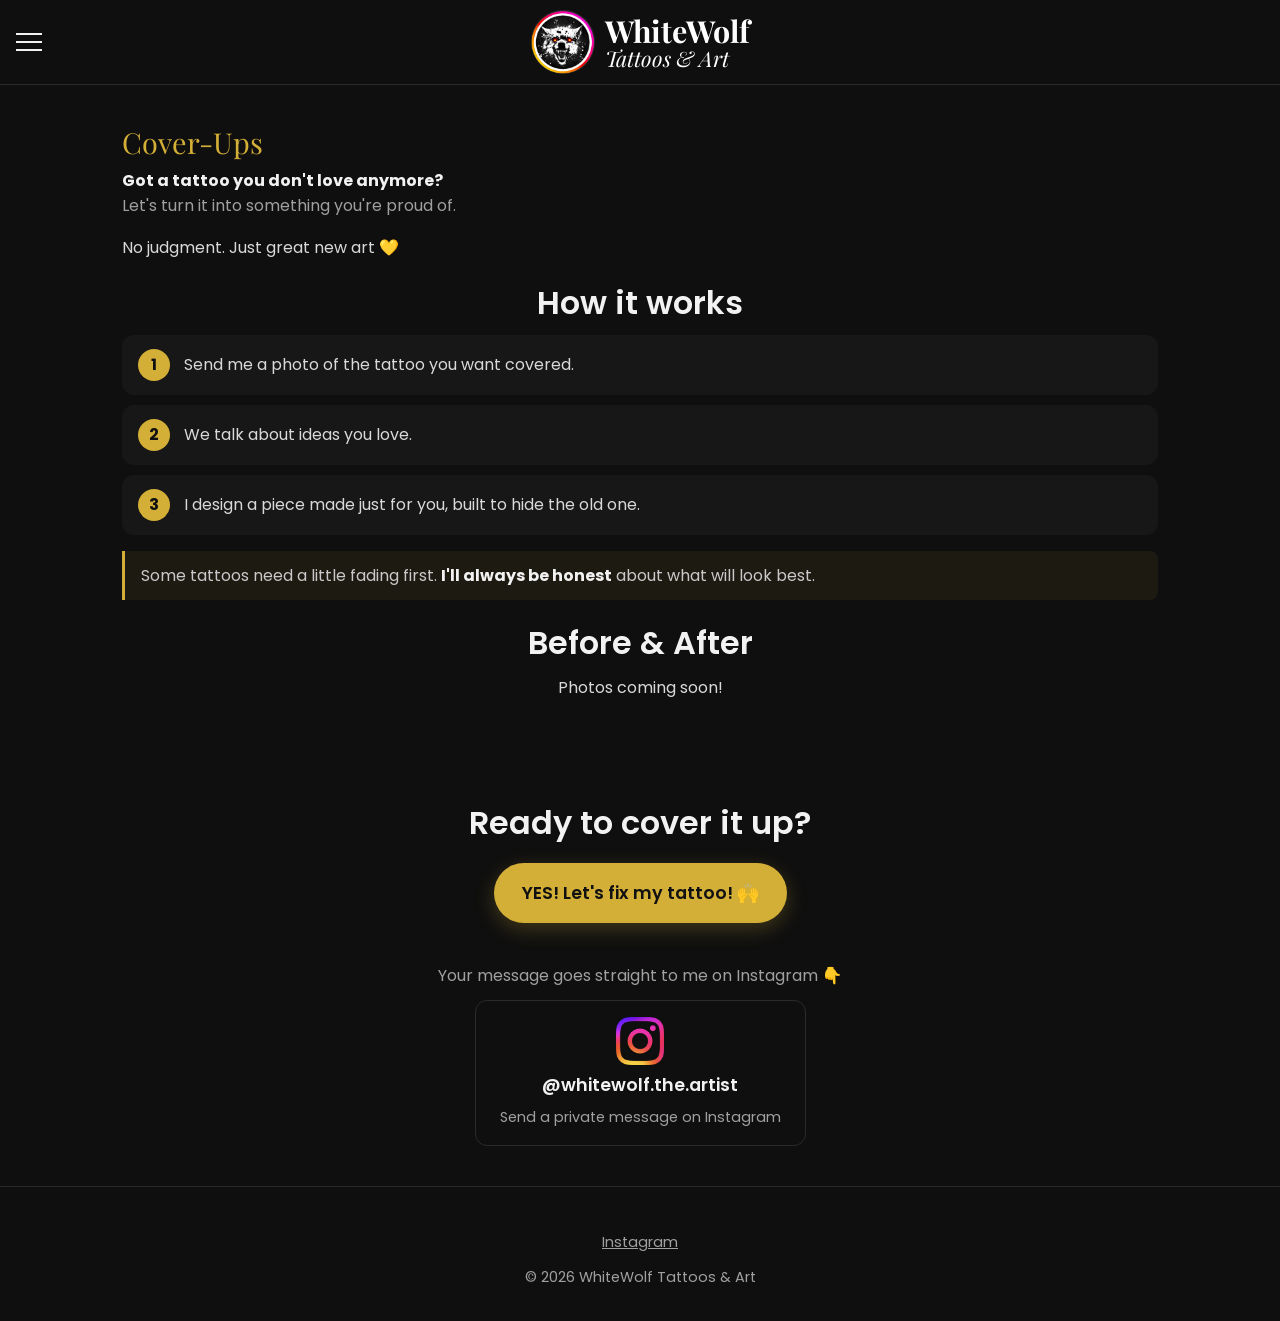
<file: coverups.html>
<!DOCTYPE html>
<html lang="en">
<head>
  <meta charset="UTF-8">
  <meta name="viewport" content="width=device-width, initial-scale=1">
  <title>Cover-Ups | WhiteWolf Tattoos & Art</title>
  <meta name="robots" content="noindex">
  <meta name="description" content="Tattoo cover-ups by WhiteWolf. Turn a tattoo you don't love into new art you're proud of.">
  <link rel="stylesheet" href="css/style.css">
</head>
<body>

  <header class="site-header">
    <button class="menu-btn" aria-label="Open menu" aria-expanded="false">
      <span></span><span></span><span></span>
    </button>
    <a href="index.html" class="brand" aria-label="WhiteWolf Tattoos and Art, home">
      <span class="brand-logo">
        <img src="media/Logo1.png" alt="" width="52" height="52">
      </span>
      <span class="brand-text">
        <span class="brand-name">WhiteWolf</span>
        <span class="brand-tag">Tattoos &amp; Art</span>
      </span>
    </a>
  </header>

  <nav class="menu" id="menu" aria-label="Main menu">
    <button class="menu-close" aria-label="Close menu">&times;</button>
    <a href="index.html">Home</a>
    <a href="portfolio.html">Tattoos</a>
    <a href="fresh-vs-healed.html">Fresh Vs. Healed</a>
    <a href="coverups.html">Cover-Ups</a>
    <a href="art.html">Art</a>
    <a href="pricing.html">Pricing</a>
    <a href="about.html">About Me</a>
  </nav>

  <main>
        <section>
      <h2 class="cu-title">Cover-Ups</h2>
      <p class="page-sub cu-sub"><strong>Got a tattoo you don't love anymore?</strong><br>Let's turn it into something you're proud of.</p>
      <p class="cu-nojudge">No judgment. Just great new art 💛 </p>

      <h2 class="hero-sub">How it works</h2>
      <ol class="cu-steps">
        <li><span class="cu-num">1</span><span>Send me a photo of the tattoo you want covered.</span></li>
        <li><span class="cu-num">2</span><span>We talk about ideas you love.</span></li>
        <li><span class="cu-num">3</span><span>I design a piece made just for you, built to hide the old one.</span></li>
      </ol>
      <p class="cu-note">Some tattoos need a little fading first. <strong>I'll always be honest</strong> about what will look best.</p>

      <h2 class="hero-sub">Before &amp; After</h2>
      <p class="hero-body cu-body" style="text-align:center;">Photos coming soon!</p>
    </section>

    <!-- 💬 TALK ABOUT YOUR IDEA -->
    <section class="cta">
      <h2 class="hero-sub">Ready to cover it up?</h2>
      <a href="https://ig.me/m/whitewolf.the.artist" class="btn cta-btn">YES! Let's fix my tattoo! 🙌</a>

      <p class="cta-alt-q">Your message goes straight to me on Instagram 👇</p>
      <a class="ig-card" href="https://ig.me/m/whitewolf.the.artist">
        <img src="media/icons/instagram.png" alt="" width="48" height="48">
        <span class="ig-handle">@whitewolf.the.artist</span>
        <span class="ig-note">Send a private message on Instagram</span>
      </a>
    </section>
  </main>

  <footer class="site-footer">
    <a href="https://instagram.com/whitewolf.the.artist">Instagram</a>
    <p>&copy; 2026 WhiteWolf Tattoos &amp; Art</p>
  </footer>

  <script src="js/main.js"></script>
</body>
</html>
</file>
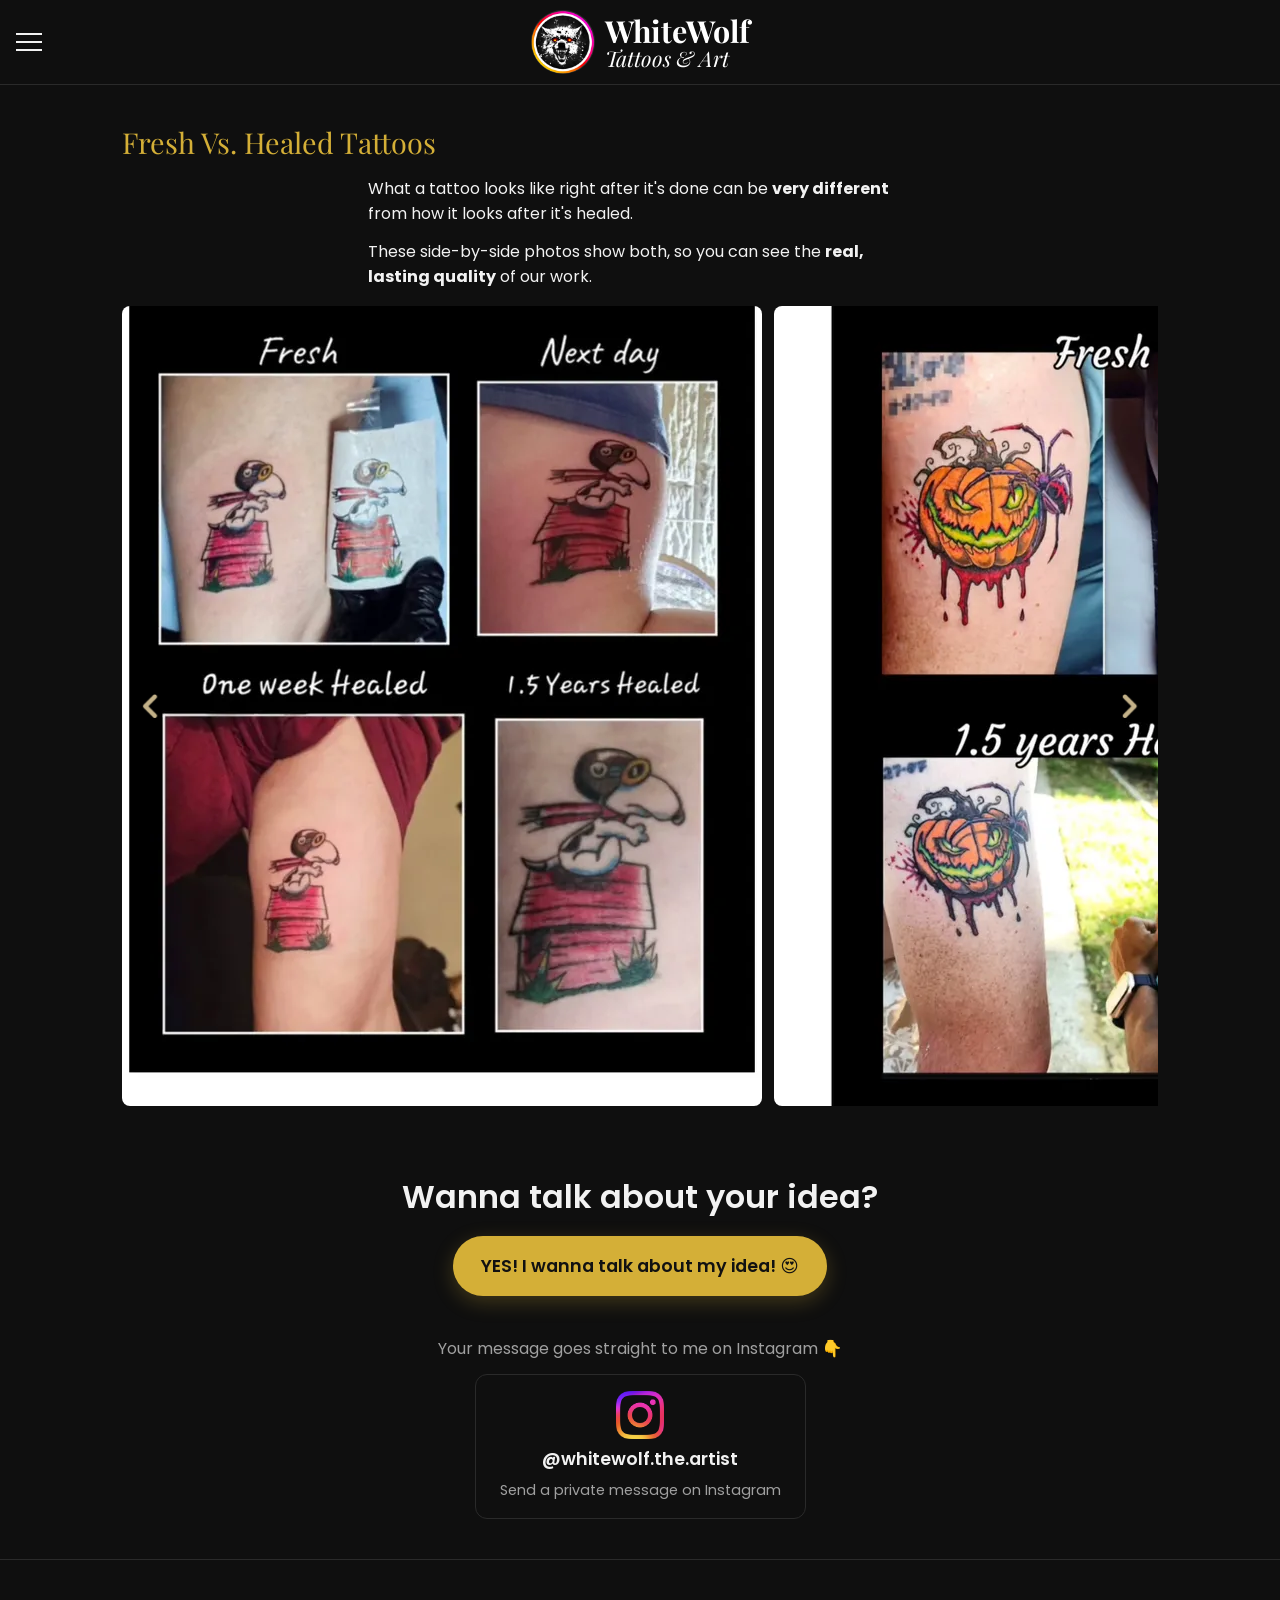
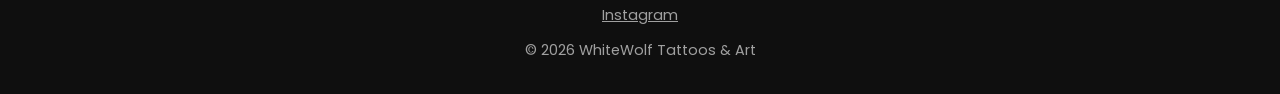
<file: fresh-vs-healed.html>
<!DOCTYPE html>
<html lang="en">
<head>
  <meta charset="UTF-8">
  <meta name="viewport" content="width=device-width, initial-scale=1">
  <title>Fresh Vs. Healed Tattoos | WhiteWolf Tattoos & Art</title>
  <meta name="robots" content="noindex">
  <meta name="description" content="See WhiteWolf tattoos fresh and fully healed, side by side.">
  <link rel="stylesheet" href="css/style.css">
</head>
<body>

  <header class="site-header">
    <button class="menu-btn" aria-label="Open menu" aria-expanded="false">
      <span></span><span></span><span></span>
    </button>
    <a href="index.html" class="brand" aria-label="WhiteWolf Tattoos and Art, home">
      <span class="brand-logo">
        <img src="media/Logo1.png" alt="" width="52" height="52">
      </span>
      <span class="brand-text">
        <span class="brand-name">WhiteWolf</span>
        <span class="brand-tag">Tattoos &amp; Art</span>
      </span>
    </a>
  </header>

  <nav class="menu" id="menu" aria-label="Main menu">
    <button class="menu-close" aria-label="Close menu">&times;</button>
    <a href="index.html">Home</a>
    <a href="portfolio.html">Tattoos</a>
    <a href="fresh-vs-healed.html">Fresh Vs. Healed</a>
    <a href="coverups.html">Cover-Ups</a>
    <a href="art.html">Art</a>
    <a href="pricing.html">Pricing</a>
    <a href="about.html">About Me</a>
  </nav>

  <main>
    <section class="fvh-intro">
      <h2 class="fvh-title">Fresh Vs. Healed Tattoos</h2>
      <p class="hero-body">What a tattoo looks like right after it's done can be <strong>very different</strong> from how it looks after it's healed.</p>
      <p class="hero-body">These side-by-side photos show both, so you can see the <strong>real, lasting quality</strong> of our work.</p>
    </section>

    <section class="top-carousel">
      <div class="carousel-wrap">
        <button class="car-btn car-prev" type="button" aria-label="Previous photo">
          <img src="media/icons/arrow-left.png" alt="">
        </button>
        <div class="carousel">
          <img src="media/home-page-photos/home-01.webp" alt="Fresh and healed tattoo by WhiteWolf" width="800" height="1000" fetchpriority="high">
          <img src="media/home-page-photos/home-02.webp" alt="Fresh and healed tattoo by WhiteWolf" width="800" height="1000" loading="lazy">
          <img src="media/home-page-photos/home-03.webp" alt="Fresh and healed tattoo by WhiteWolf" width="800" height="1000" loading="lazy">
          <img src="media/home-page-photos/home-04.webp" alt="Fresh and healed tattoo by WhiteWolf" width="800" height="1000" loading="lazy">
          <img src="media/home-page-photos/home-05.webp" alt="Fresh and healed tattoo by WhiteWolf" width="800" height="1000" loading="lazy">
        </div>
        <button class="car-btn car-next" type="button" aria-label="Next photo">
          <img src="media/icons/arrow-right.png" alt="">
        </button>
      </div>
    </section>

    <!-- 💬 TALK ABOUT YOUR IDEA -->
    <section class="cta">
      <h2 class="hero-sub">Wanna talk about your idea?</h2>
      <a href="https://ig.me/m/whitewolf.the.artist" class="btn cta-btn">YES! I wanna talk about my idea! 😍</a>

      <p class="cta-alt-q">Your message goes straight to me on Instagram 👇</p>
      <a class="ig-card" href="https://ig.me/m/whitewolf.the.artist">
        <img src="media/icons/instagram.png" alt="" width="48" height="48">
        <span class="ig-handle">@whitewolf.the.artist</span>
        <span class="ig-note">Send a private message on Instagram</span>
      </a>
    </section>
  </main>

  <footer class="site-footer">
    <a href="https://instagram.com/whitewolf.the.artist">Instagram</a>
    <p>&copy; 2026 WhiteWolf Tattoos &amp; Art</p>
  </footer>

  <script src="js/main.js"></script>
</body>
</html>
</file>
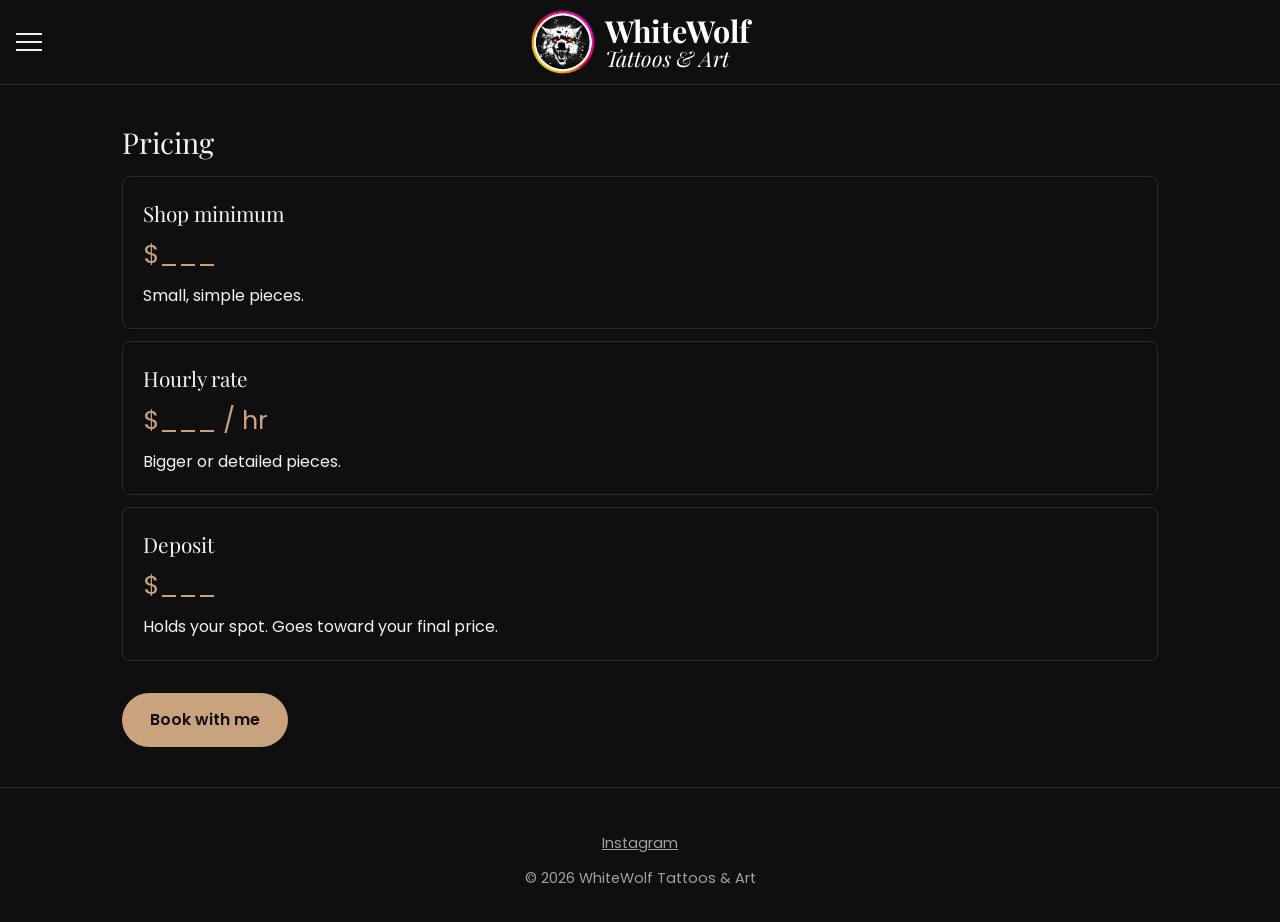
<file: pricing.html>
<!DOCTYPE html>
<html lang="en">
<head>
  <meta charset="UTF-8">
  <meta name="viewport" content="width=device-width, initial-scale=1">
  <title>Pricing | WhiteWolf Tattoos & Art</title>
  <meta name="robots" content="noindex">
  <meta name="description" content="Tattoo pricing for WhiteWolf.">
  <link rel="stylesheet" href="css/style.css">
</head>
<body>

  <header class="site-header">
    <button class="menu-btn" aria-label="Open menu" aria-expanded="false">
      <span></span><span></span><span></span>
    </button>
    <a href="index.html" class="brand" aria-label="WhiteWolf Tattoos and Art, home">
      <span class="brand-logo">
        <img src="media/Logo1.png" alt="" width="52" height="52">
      </span>
      <span class="brand-text">
        <span class="brand-name">WhiteWolf</span>
        <span class="brand-tag">Tattoos &amp; Art</span>
      </span>
    </a>
  </header>

  <nav class="menu" id="menu" aria-label="Main menu">
    <button class="menu-close" aria-label="Close menu">&times;</button>
    <a href="index.html">Home</a>
    <a href="portfolio.html">Tattoos</a>
    <a href="fresh-vs-healed.html">Fresh Vs. Healed</a>
    <a href="coverups.html">Cover-Ups</a>
    <a href="art.html">Art</a>
    <a href="pricing.html">Pricing</a>
    <a href="about.html">About Me</a>
  </nav>

  <main>
    <section>
      <h2>Pricing</h2>
      <div class="price-card">
        <h3>Shop minimum</h3>
        <p class="price">$___</p>
        <p>Small, simple pieces.</p>
      </div>
      <div class="price-card">
        <h3>Hourly rate</h3>
        <p class="price">$___ / hr</p>
        <p>Bigger or detailed pieces.</p>
      </div>
      <div class="price-card">
        <h3>Deposit</h3>
        <p class="price">$___</p>
        <p>Holds your spot. Goes toward your final price.</p>
      </div>
      <a href="https://instagram.com/whitewolf.the.artist" class="btn">Book with me</a>
    </section>
  </main>

  <footer class="site-footer">
    <a href="https://instagram.com/whitewolf.the.artist">Instagram</a>
    <p>&copy; 2026 WhiteWolf Tattoos &amp; Art</p>
  </footer>

  <script src="js/main.js"></script>
</body>
</html>
</file>
<file: css/style.css>
/* ===== FONTS ===== */
 @import url('https://fonts.googleapis.com/css2?family=Poppins:wght@400;500;600;700&family=Playfair+Display:ital,wght@0,400;0,600;0,700;1,400&display=swap');

/* ===== COLORS ===== */
:root {
  --bg: #0f0f0f;
  --text: #f2f2f2;
  --muted: #a0a0a0;
  --accent: #c9a27e;
  --line: #2a2a2a;
  --font-head: 'Playfair Display', serif;
  --font-body: 'Poppins', system-ui, sans-serif;
}

/* ===== BASICS ===== */
* { box-sizing: border-box; margin: 0; padding: 0; }
body {
  background: var(--bg);
  color: var(--text);
  font-family: var(--font-body);
  font-size: 16px;
  line-height: 1.6;
}
img, video { display: block; width: 100%; height: auto; }
a { color: inherit; }
h1, h2 { font-family: var(--font-head); font-weight: 400; line-height: 1.2; }
h2 { font-size: 1.8rem; margin-bottom: 16px; }
main { padding: 0 16px; }
section { padding: 40px 0; }

/* ===== TOP BAR: menu left, logo + name in the middle ===== */
.site-header {
  position: sticky; top: 0; z-index: 50;
  display: grid;
  grid-template-columns: 44px 1fr 44px;
  align-items: center;
  padding: 10px 16px;
  background: var(--bg);
  border-bottom: 1px solid var(--line);
}
.menu-btn {
  width: 44px; height: 44px;
  background: none; border: 0; cursor: pointer;
  display: flex; flex-direction: column; justify-content: center; gap: 6px;
}
.menu-btn span { display: block; width: 26px; height: 2px; background: var(--text); }

.brand {
  display: flex; align-items: center; justify-content: center; gap: 10px;
  text-decoration: none; color: #fff;
}
.brand-logo { flex: 0 0 auto; width: 52px; height: 52px; }
.brand-logo img {
  width: 100%; height: 100%;
  object-fit: cover;
  border-radius: 50%; /* cuts off the gray corners */
}
.brand-text { display: flex; flex-direction: column; text-align: left; line-height: 1.05; }
.brand-name { font-family: var(--font-head); font-weight: 700; font-size: 1.45rem; }
.brand-tag  { font-family: var(--font-head); font-style: italic; font-weight: 400; font-size: 1.05rem; }

/* ===== POP-OUT MENU ===== */
.menu {
  position: fixed; inset: 0; z-index: 100;
  background: var(--bg);
  display: flex; flex-direction: column; justify-content: center; align-items: center; gap: 8px;
  transform: translateX(-100%);
  visibility: hidden;
  transition: transform .3s ease, visibility .3s;
}
.menu.open { transform: translateX(0); visibility: visible; }
.menu a { font-family: var(--font-head); font-size: 2rem; text-decoration: none; padding: 8px 16px; }
.menu-close {
  position: absolute; top: 10px; left: 16px;
  width: 44px; height: 44px;
  background: none; border: 0; color: var(--text);
  font-size: 2rem; cursor: pointer;
}

/* ===== HOME: top section ===== */
.hero { padding: 48px 0 24px; text-align: center; }
.hero h1 { font-size: 2.2rem; margin-bottom: 12px; }
.hero p { color: var(--muted); }
.btn {
  display: inline-block; margin-top: 20px;
  padding: 14px 28px;
  background: var(--accent); color: #111;
  font-weight: 600; text-decoration: none;
  border-radius: 999px;
}

/* ===== SWIPE CAROUSEL ===== */
.carousel {
  display: flex; gap: 12px;
  overflow-x: auto;
  scroll-snap-type: x mandatory;
  margin: 0 -16px; padding: 0 16px;
  scrollbar-width: none;
}
.carousel::-webkit-scrollbar { display: none; }
.carousel img {
  flex: 0 0 85%;
  scroll-snap-align: center;
  aspect-ratio: 4 / 5;
  object-fit: cover;
  border-radius: 8px;
}

/* ===== FAQ ===== */
.faq details { border-bottom: 1px solid var(--line); padding: 16px 0; }
.faq summary {
  cursor: pointer; font-weight: 600; list-style: none;
  display: flex; justify-content: space-between; gap: 16px;
}
.faq summary::-webkit-details-marker { display: none; }
.faq summary::after { content: '+'; font-size: 1.4rem; line-height: 1; }
.faq details[open] summary::after { content: '−'; }
.faq details p { margin-top: 12px; color: var(--muted); }

/* ===== PHOTO GRIDS (Art + Portfolio) ===== */
.grid { display: grid; grid-template-columns: 1fr; gap: 12px; }
.grid img, .grid video { border-radius: 8px; }

/* ===== PRICING ===== */
.price-card { border: 1px solid var(--line); border-radius: 8px; padding: 20px; margin-bottom: 12px; }
.price-card h3 { font-family: var(--font-head); font-weight: 400; font-size: 1.3rem; }
.price { font-size: 1.6rem; color: var(--accent); margin: 4px 0 8px; }

/* ===== FOOTER ===== */
.site-footer {
  padding: 32px 16px; text-align: center;
  color: var(--muted); font-size: .9rem;
  border-top: 1px solid var(--line);
}
.site-footer a { display: inline-block; padding: 12px; }

/* ===== TABLETS (768px and wider) ===== */
@media (min-width: 768px) {
  main { max-width: 1100px; margin: 0 auto; padding: 0 32px; }
  .hero h1 { font-size: 3rem; }
  .carousel { margin: 0; padding: 0; }
  .carousel img { flex-basis: 45%; }
  .grid { grid-template-columns: repeat(2, 1fr); }
  .brand-logo { width: 64px; height: 64px; }
  .brand-name { font-size: 1.9rem; }
  .brand-tag  { font-size: 1.35rem; }
}

/* ===== COMPUTERS (1100px and wider) ===== */
@media (min-width: 1100px) {
  .carousel img { flex-basis: 32%; }
  .grid { grid-template-columns: repeat(3, 1fr); }
}


/* ===== GOLD ROTATING HEADLINE ===== */
:root { --gold: #d4af37; }

.rotator {
  display: grid;          /* stacks all headlines in the same spot */
  color: var(--gold);
  overflow: hidden;
}
.rotator span {
  grid-area: 1 / 1;
  opacity: 0;
  transform: translateX(-40px);   /* waits on the left */
  transition: opacity .6s ease, transform .6s ease;
}
.rotator span.is-active {
  opacity: 1;
  transform: translateX(0);       /* in the middle, showing */
}
.rotator span.is-leaving {
  opacity: 0;
  transform: translateX(40px);    /* slides out to the right */
}

/* for people who turn off motion on their phone: just fade, no sliding */
@media (prefers-reduced-motion: reduce) {
  .rotator span,
  .rotator span.is-active,
  .rotator span.is-leaving { transform: none; }
}


/* ===== ART GALLERY ===== */
.page-sub { color: var(--muted); margin: -8px 0 24px; }

.gallery {
  display: grid;
  grid-template-columns: repeat(2, 1fr);   /* phone: 2 per row */
  gap: 6px;
  margin: 0 -10px;                         /* a little wider on phones */
}
.gallery button {
  padding: 0; border: 0; cursor: zoom-in;
  background: #1a1a1a;                     /* dark box while the picture loads */
  aspect-ratio: 1 / 1;                     /* square */
  overflow: hidden;
  border-radius: 4px;
}
.gallery img {
  width: 100%; height: 100%;
  object-fit: cover;
  transition: transform .3s ease;
}
@media (hover: hover) {
  .gallery button:hover img { transform: scale(1.04); }   /* little zoom on computers */
}
@media (min-width: 768px) {
  .gallery { grid-template-columns: repeat(3, 1fr); gap: 10px; margin: 0; }   /* tablet: 3 */
}
@media (min-width: 1100px) {
  .gallery { grid-template-columns: repeat(4, 1fr); }                         /* computer: 4 */
}

/* ===== TAP TO SEE BIG ===== */
.lightbox {
  border: 0; padding: 0; margin: 0;
  width: 100vw; height: 100dvh;
  max-width: none; max-height: none;
  background: rgba(0, 0, 0, .95);
  color: #fff;
}
.lightbox::backdrop { background: rgba(0, 0, 0, .95); }
.lightbox[open] { display: flex; align-items: center; justify-content: center; }
.lightbox img {
  width: auto; height: auto;
  max-width: 100%; max-height: 100%;
  object-fit: contain;                     /* shows the WHOLE art, no crop */
}
.lb-btn {
  position: absolute;
  width: 48px; height: 48px;
  border: 0; border-radius: 50%;
  background: rgba(255, 255, 255, .12);
  color: #fff; font-size: 1.6rem; cursor: pointer;
  display: flex; align-items: center; justify-content: center;
}
.lb-close { top: 12px; right: 12px; }
.lb-prev  { left: 12px;  top: 50%; transform: translateY(-50%); }
.lb-next  { right: 12px; top: 50%; transform: translateY(-50%); }
.lb-count {
  position: absolute; bottom: 16px; left: 0; right: 0;
  text-align: center; color: var(--muted); font-size: .9rem;
}


/* ===== REVIEWS CAROUSEL ===== */
.review-track {
  position: relative;
  display: flex; gap: 12px;
  overflow-x: auto;
  scroll-snap-type: x mandatory;
  margin: 0 -16px; padding: 0 16px;
  scrollbar-width: none;
}
.review-track::-webkit-scrollbar { display: none; }
.review-track img {
  flex: 0 0 85%;
  width: 85%;
  aspect-ratio: 4 / 5;
  object-fit: contain;          /* shows the WHOLE review, no cutting off */
  background: #1a1a1a;
  border-radius: 8px;
  scroll-snap-align: center;
}
.review-dots {
  display: flex; justify-content: center; gap: 4px;
  margin-top: 12px;
}
.review-dots button {
  width: 24px; height: 24px;      /* big enough to tap */
  padding: 0; border: 0; background: none; cursor: pointer;
  display: flex; align-items: center; justify-content: center;
}
.review-dots button::after {
  content: '';
  width: 8px; height: 8px; border-radius: 50%;
  background: var(--line);
  transition: background .3s, transform .3s;
}
.review-dots button.is-active::after {
  background: var(--gold);
  transform: scale(1.3);
}
@media (min-width: 768px) {
  .review-track { margin: 0; padding: 0; }
  .review-track img { flex-basis: 45%; width: 45%; }
}
@media (min-width: 1100px) {
  .review-track img { flex-basis: 32%; width: 32%; }
}


/* ===== HOME: top carousel + still photo ===== */
.top-carousel { padding-top: 16px; padding-bottom: 8px; }
.feature-photo { padding: 24px 0; }
.feature-photo img { border-radius: 8px; }
@media (min-width: 768px) {
  .feature-photo img { max-width: 700px; margin: 0 auto; }
}


/* ===== CAROUSEL ARROWS ===== */
.carousel-wrap { position: relative; }
.car-btn {
  position: absolute; top: 50%; transform: translateY(-50%);
  z-index: 2;
  width: 44px; height: 44px;          /* big enough to tap */
  padding: 10px; border: 0; border-radius: 50%;
  background: none;                  /* no circle behind the arrows */
  cursor: pointer;
  display: flex; align-items: center; justify-content: center;
}
.car-btn img { width: 24px; height: 24px; object-fit: contain; }
.car-prev { left: 6px; }
.car-next { right: 6px; }


/* ===== BOTTOM CAROUSEL: show the WHOLE photo (no cropping) ===== */
.carousel-fit { align-items: center; }
.carousel-fit img {
  flex: 0 0 100%;
  width: 100%;
  height: auto;
  aspect-ratio: auto;      /* use the photo's real shape */
  object-fit: contain;     /* never cut anything off */
}
@media (min-width: 768px) {
  .carousel-fit img { flex-basis: 70%; width: 70%; }   /* tablet */
}
@media (min-width: 1100px) {
  .carousel-fit img { flex-basis: 50%; width: 50%; }   /* computer */
}


/* ===== STOP THE PAGE FROM MOVING SIDEWAYS ON PHONES ===== */
html, body {
  overflow-x: clip;     /* trims anything poking past the edge */
  max-width: 100%;
}
main { overflow-x: clip; }


/* ===== BIGGER, BOLDER "YOU IMAGINE / I CREATE" ===== */
.hero .rotator {
  font-size: 3rem;       /* phone size (was 2.2rem) */
  font-weight: 700;      /* bold */
  line-height: 1.1;
}
@media (min-width: 768px) {
  .hero .rotator { font-size: 4.5rem; }   /* bigger on tablets and computers */
}


/* bold words in the Fresh vs Healed text stand out in white */
.hero-body strong { color: var(--text); font-weight: 700; }


/* ===== "FRESH VS. HEALED" HEADLINE + TEXT ===== */
.hero-sub {
  font-family: var(--font-body);   /* Poppins */
  color: var(--text);              /* white */
  font-size: 1.5rem;               /* smaller than the big headline */
  font-weight: 600;
  margin: 24px 0 12px;
  text-align: center;
}
.hero-body {
  font-family: var(--font-body);   /* Poppins */
  max-width: 34em;                 /* keeps lines easy to read */
  margin: 12px auto 0;
  text-align: left;                /* body text lines up on the left */
}
@media (min-width: 768px) {
  .hero-sub { font-size: 2rem; }
}


/* ===== LESS SPACE between the body text and the first carousel ===== */
.hero { padding-bottom: 8px; }           /* was 24px */
.top-carousel { padding-top: 8px; }      /* was 16px */


/* ===== FAQ: easy-to-read charcoal card ===== */
.faq {
  background: #171717;          /* soft charcoal, not pure black */
  border-radius: 12px;
  padding: 32px 20px;
  margin: 24px 0;
}
.faq summary {
  color: #f0f0f0;               /* soft white questions */
  font-size: 1.05rem;
  line-height: 1.5;
}
.faq summary::after { color: var(--gold); }   /* gold + and − signs */
.faq details { border-bottom-color: #2c2c2c; }
.faq details p {
  color: #c9c9c9;               /* light gray answers, easy to read */
  font-size: 1rem;
  line-height: 1.7;             /* more space between lines */
}
@media (min-width: 768px) {
  .faq { padding: 48px 40px; }
}



/* ===== FAQ HEADLINE: 2 clean lines, centered ===== */
.faq-title {
  text-align: center;
  line-height: 1.15;
  margin-bottom: 12px;
}
.faq-title span { display: block; }            /* each part on its own line */
.faq-title-gold { color: var(--gold); font-weight: 700; }
.faq-sub {
  text-align: center;
  color: var(--muted);
  margin-bottom: 28px;
}


/* ===== TALK ABOUT YOUR IDEA ===== */
.cta { text-align: center; padding: 40px 0; }
.cta-btn {
  font-size: 1.1rem;
  padding: 16px 28px;
  margin-top: 8px;
  background: var(--gold);           /* gold to match the brand */
  box-shadow: 0 6px 20px rgba(212, 175, 55, .25);
}
.cta-alt-q {
  font-family: var(--font-body);
  color: var(--muted);
  margin: 40px 0 12px;
}
.ig-card {
  display: inline-flex; flex-direction: column; align-items: center; gap: 6px;
  padding: 16px 24px;
  border: 1px solid var(--line);
  border-radius: 12px;
  text-decoration: none;
}
.ig-card img { width: 48px; height: 48px; object-fit: contain; }
.ig-handle { font-weight: 600; color: var(--text); font-size: 1.1rem; }
.ig-note { color: var(--muted); font-size: .9rem; }


/* ===== CLICKABLE PHOTOS IN CAROUSELS ===== */
.carousel > a {
  flex: 0 0 85%;
  scroll-snap-align: center;
  display: block;
}
.carousel > a img { width: 100%; }
.carousel-fit > a { flex-basis: 100%; }
@media (min-width: 768px) {
  .carousel-fit > a { flex-basis: 70%; }
}
@media (min-width: 1100px) {
  .carousel-fit > a { flex-basis: 50%; }
}



/* ===== TRAILER CLOSER TO THE MAIN HEADLINE ===== */
.hero { padding-bottom: 0; }        /* was 8px */
.hero h1 { margin-bottom: 4px; }    /* was 12px */
.trailer { padding-top: 0; }        /* was 8px */



/* ===== SHORTER VIDEO ON PHONES (so the next part peeks out) ===== */
.trailer-video {
  width: auto;
  max-width: 100%;
  max-height: 58vh;          /* smaller number = shorter video */
  margin: 0 auto;
}

/* ===== UNDER THE TRAILER ===== */
.hero-cta {
  text-align: center;
  padding: 16px 0 32px;
}
.hero-cta-line {
  font-size: 1.15rem;
  line-height: 1.4;
  color: var(--text);
}
.hero-cta-place {
  color: var(--muted);
  margin: 4px 0 16px;
}
.hero-cta-reviews {
  display: block;
  margin-top: 16px;
  padding: 8px;              /* bigger tap area */
  color: var(--gold);
  text-decoration: none;
  font-weight: 600;
}

/* smooth glide when tapping "See what clients are saying" */
/* and stop just under the sticky top bar so the headline isn't covered */
html {
  scroll-behavior: smooth;
  scroll-padding-top: 75px;
}


/* ===== FRESH VS. HEALED PAGE ===== */
.fvh-title { color: var(--gold); }         /* gold headline */
.fvh-intro { padding-bottom: 8px; }        /* carousel closer to the text (was 40px) */



/* ===== COVER-UPS PAGE: easier to read ===== */
.cu-title { color: var(--gold); }                 /* gold title */
.cu-body { color: #d9d9d9; }                      /* soft light gray, less glow */

/* 3 steps in little cards with gold numbers */
.cu-steps {
  list-style: none;
  padding: 0;
  margin: 12px 0 0;
  display: grid;
  gap: 10px;
}
.cu-steps li {
  display: flex;
  align-items: center;
  gap: 14px;
  background: #171717;                            /* charcoal card, like the FAQ */
  border-radius: 12px;
  padding: 14px 16px;
  color: #d9d9d9;
  font-family: var(--font-body);
  line-height: 1.5;
}
.cu-num {
  flex: 0 0 32px;
  width: 32px; height: 32px;
  border-radius: 50%;
  background: var(--gold);
  color: #111;
  font-weight: 700;
  display: flex; align-items: center; justify-content: center;
}

/* honest note callout */
.cu-note {
  margin-top: 16px;
  padding: 12px 16px;
  border-left: 3px solid var(--gold);
  border-radius: 0 8px 8px 0;
  background: rgba(212, 175, 55, .07);            /* a whisper of gold */
  color: #c9c9c9;
  font-family: var(--font-body);
  line-height: 1.6;
}
.cu-note strong { color: var(--text); }



/* ===== COVER-UPS INTRO ===== */
.cu-sub strong { color: var(--text); font-weight: 700; }   /* white bold question */
.cu-nojudge {
  font-family: var(--font-body);
  color: #d9d9d9;
  margin: -8px 0 8px;
}


/* ===== FAQ: "See all questions" button ===== */
.faq-more {
  display: block;
  margin: 24px auto 0;
  min-height: 44px;                 /* easy to tap */
  padding: 12px 22px;
  background: none;
  border: 1px solid var(--gold);
  border-radius: 999px;
  color: var(--gold);
  font-family: var(--font-body);
  font-size: 1rem;
  font-weight: 600;
  cursor: pointer;
}

/* ===== FAQ: spotlight (dim until it reaches the middle) ===== */
.faq-spotlight summary {
  opacity: .4;                      /* dim */
  transition: opacity .3s ease;     /* quick, smooth fade */
}
.faq-spotlight details.is-lit summary,
.faq-spotlight details[open] summary {
  opacity: 1;                       /* bright */
}


/* ===== ABOUT ME PAGE ===== */
.ab-section { padding: 36px 0; text-align: center; }

/* gold headlines */
.ab-hook-title {
  color: var(--gold);
  font-size: 2.6rem;
  font-weight: 700;
  line-height: 1.1;
}
.ab-hook-title span { display: block; }          /* one line each */
.ab-title {
  color: var(--gold);
  font-size: 2rem;
  line-height: 1.15;
  margin-bottom: 16px;
  text-align: center;
}

/* her oval photo, with a soft golden glow */
.ab-oval {
  display: block;
  width: 78%;
  max-width: 360px;
  height: auto;
  margin: 24px auto;
  filter: drop-shadow(0 10px 30px rgba(212, 175, 55, .18));
}

/* body text: soft gray, bold words in white */
.ab-text {
  font-family: var(--font-body);
  color: #d9d9d9;
  font-size: 1.05rem;
  line-height: 1.7;
  max-width: 32em;
  margin: 0 auto 14px;
}
.ab-text strong { color: var(--text); }

/* the "landing" lines that end a section */
.ab-land {
  font-family: var(--font-body);
  color: var(--text);
  font-size: 1.3rem;
  font-weight: 700;
  line-height: 1.4;
  margin-top: 12px;
}

/* charcoal cards ("Who is this for" + "What to expect") */
.ab-card {
  background: #171717;
  border-radius: 16px;
  padding: 32px 20px;
  margin: 24px 0;
}
.ab-intro {
  font-family: var(--font-body);
  font-style: italic;
  color: var(--muted);
  text-align: center;
  line-height: 1.6;
  margin-bottom: 20px;
}
.ab-list {
  list-style: none;
  padding: 0;
  margin: 0;
  display: grid;
  gap: 14px;
}
.ab-list li {
  display: flex;
  gap: 12px;
  align-items: flex-start;
  font-family: var(--font-body);
  color: #d9d9d9;
  line-height: 1.6;
}
.ab-list strong { color: var(--text); }
.ab-icon { flex: 0 0 28px; font-size: 1.15rem; line-height: 1.5; text-align: center; }

/* photos */
.ab-photo {
  display: block;
  width: 100%;
  max-width: 520px;
  height: auto;
  margin: 8px auto 20px;
  border-radius: 12px;
}
.ab-photos { display: grid; gap: 12px; }
.ab-photos .ab-photo { margin: 0 auto; }

.ab-age {
  font-family: var(--font-body);
  color: var(--muted);
  font-size: .9rem;
  margin-top: 20px;
}

/* bigger screens */
@media (min-width: 768px) {
  .ab-hook-title { font-size: 3.6rem; }
  .ab-title { font-size: 2.6rem; }
  .ab-card { padding: 44px 40px; max-width: 760px; margin: 32px auto; }
  .ab-photos { grid-template-columns: 1fr 1fr; max-width: 960px; margin: 0 auto; }
  .ab-photos .ab-photo { max-width: none; height: 100%; object-fit: cover; }
}
</file>
